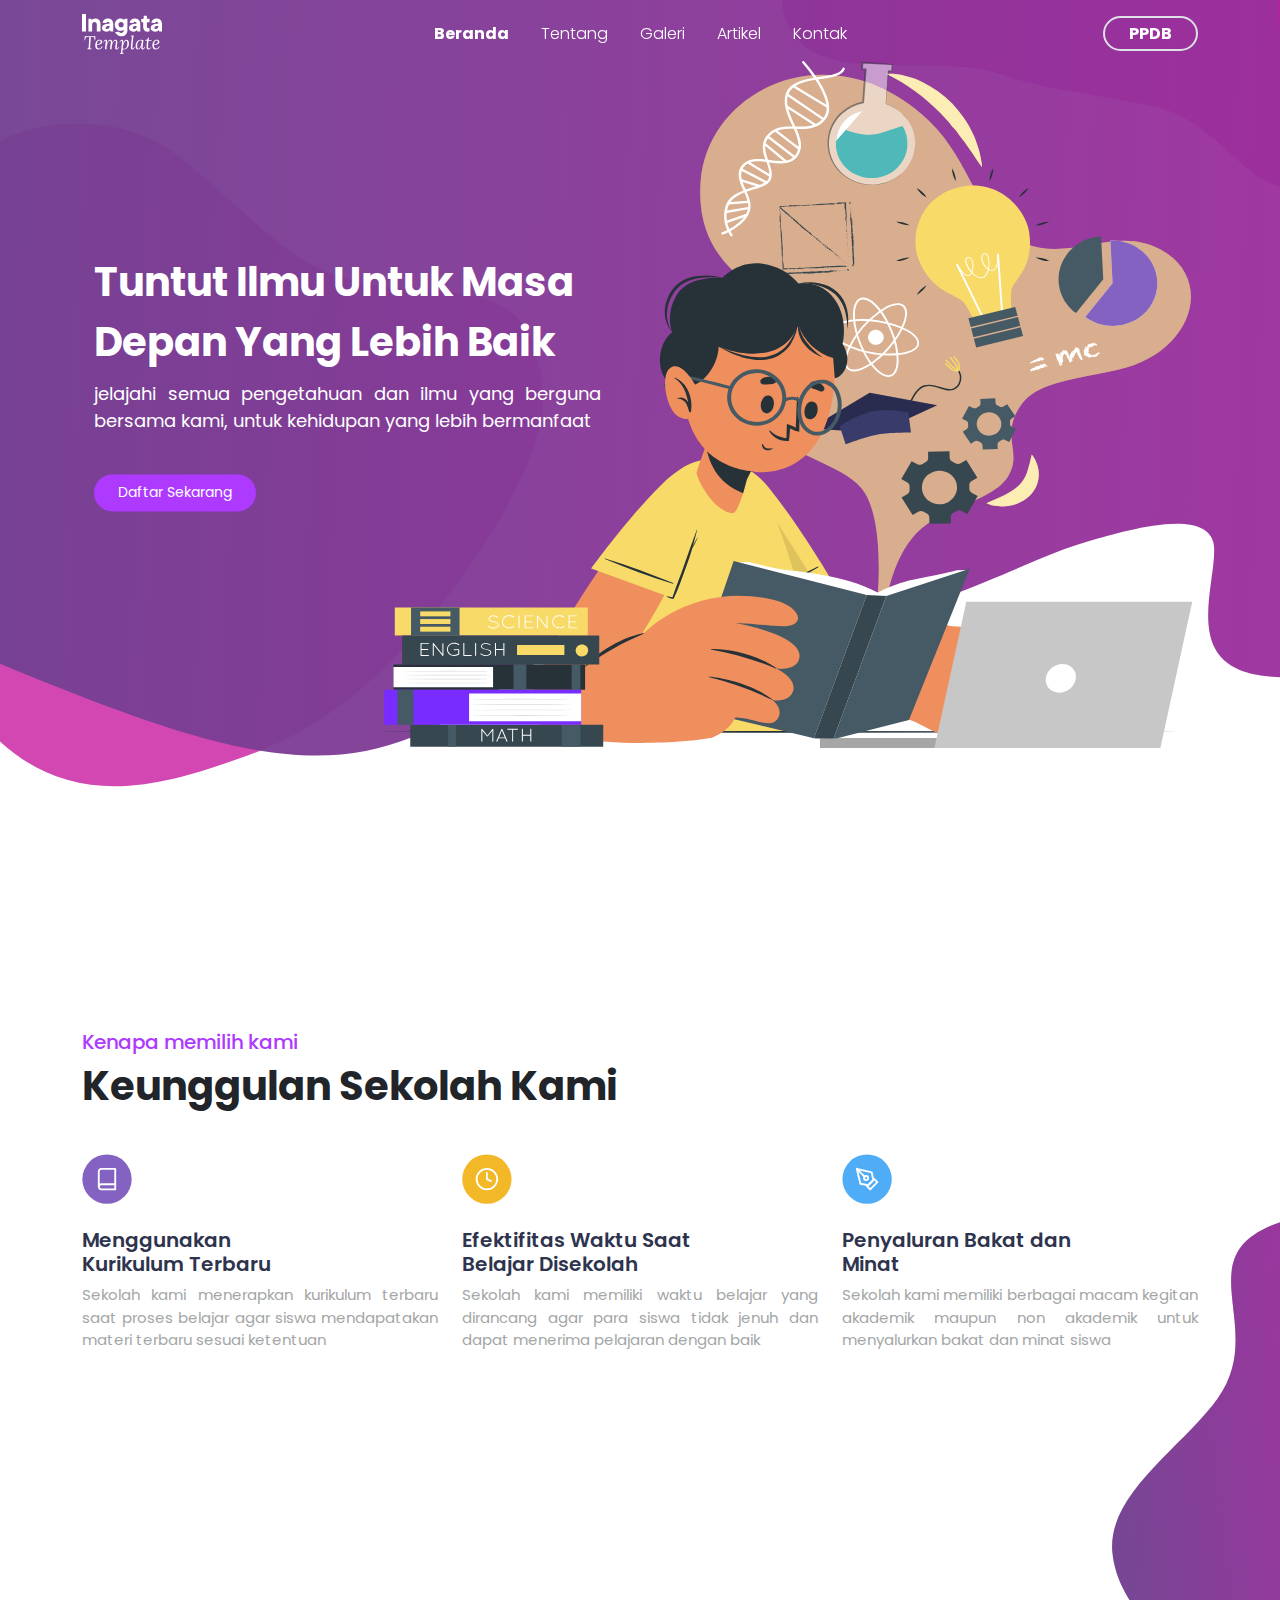
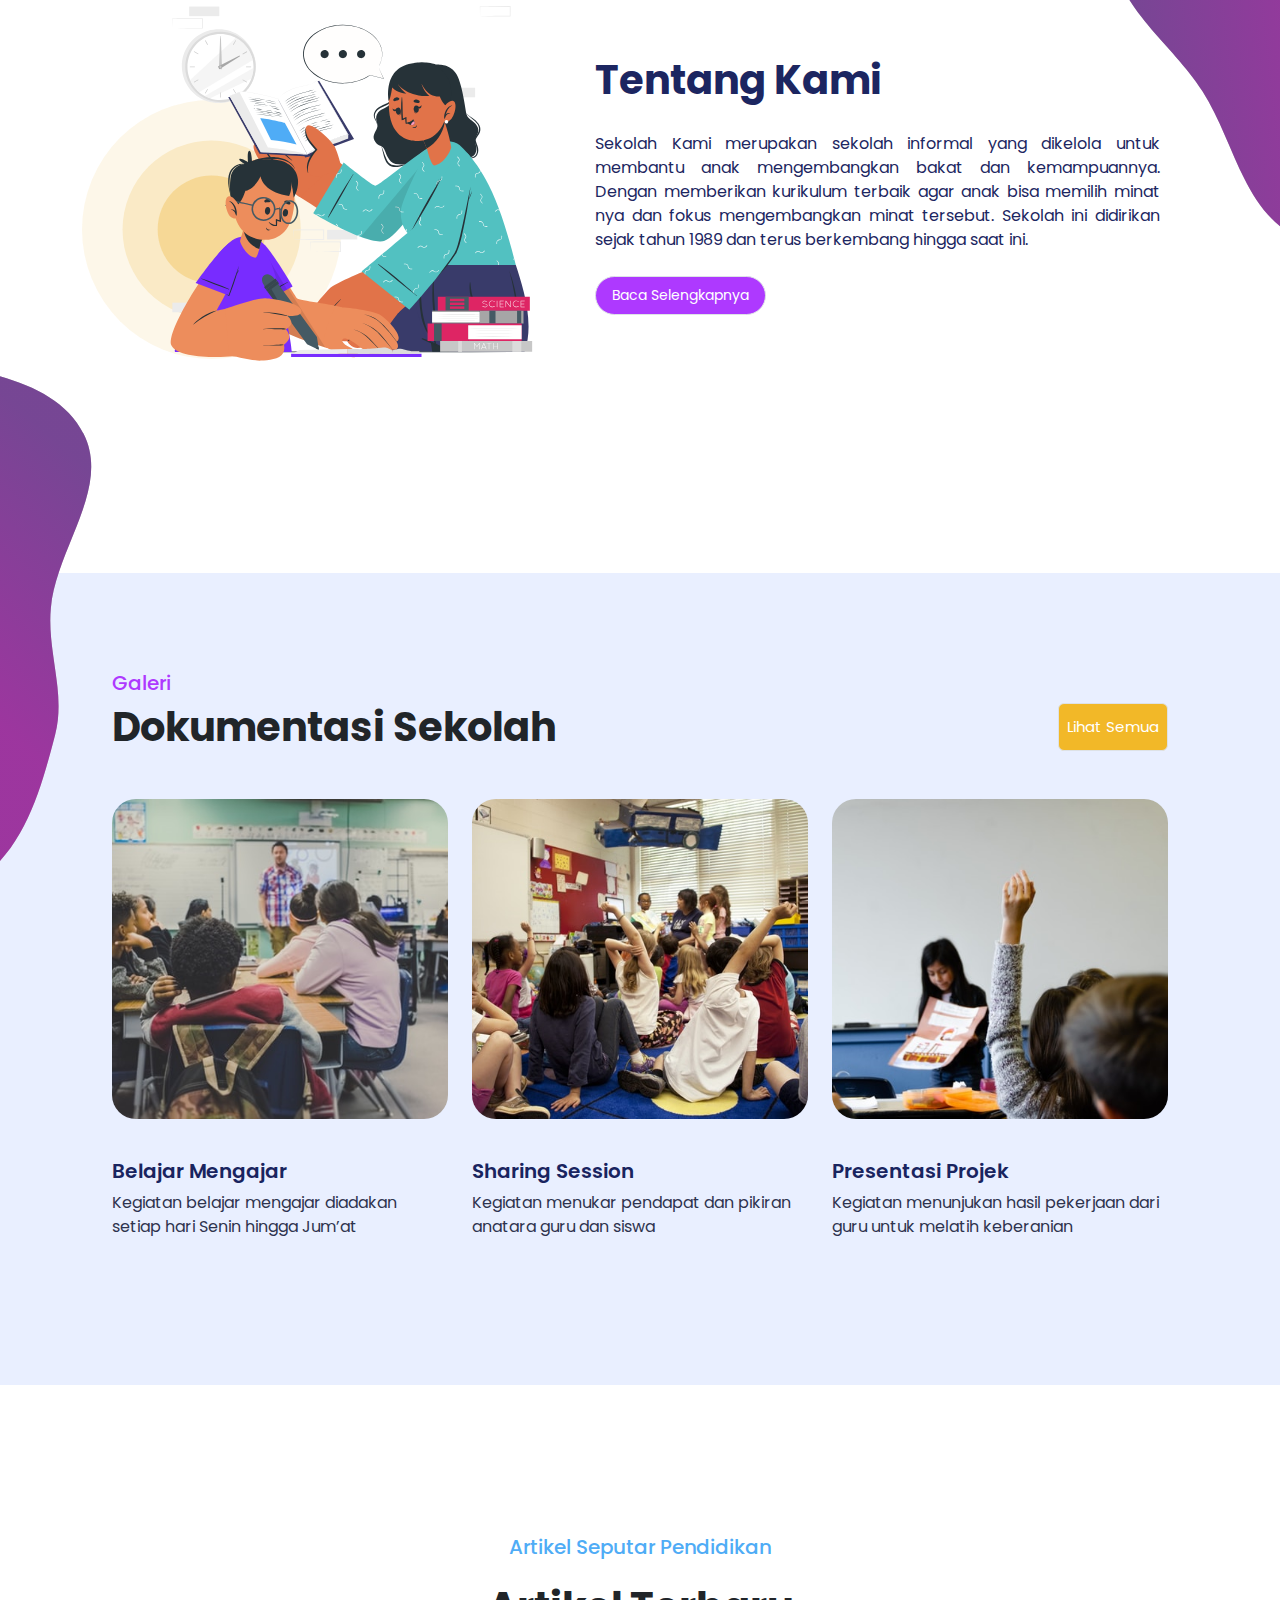
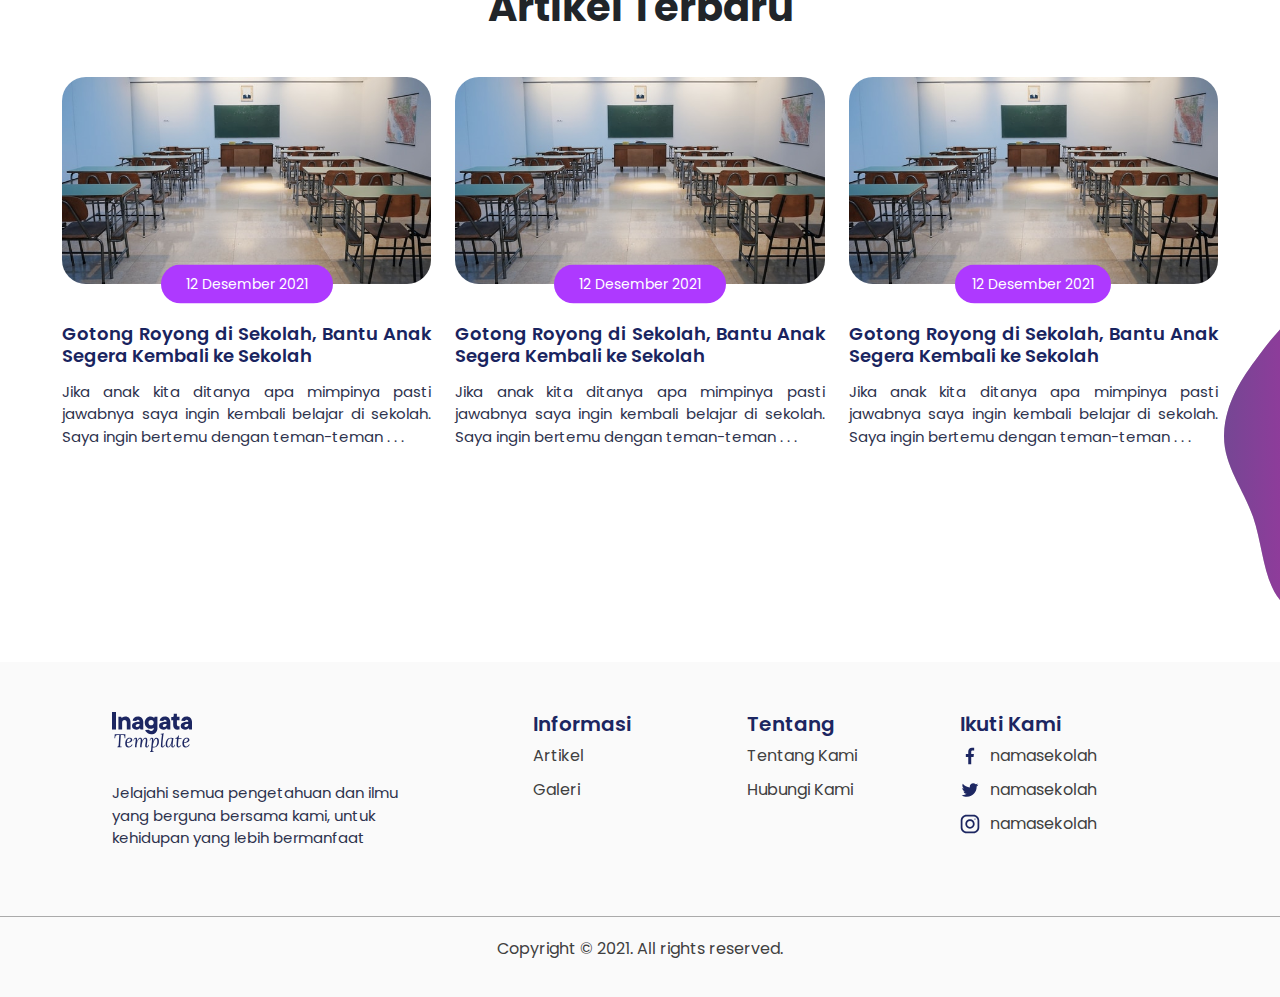
<file: index.html>
<!DOCTYPE html>
<html lang="en">

<head>
  <meta charset="UTF-8" />
  <meta name="viewport" content="width=device-width, initial-scale=1.0" />
  <title>Beranda</title>
  <link href="https://cdn.jsdelivr.net/npm/bootstrap@5.3.3/dist/css/bootstrap.min.css" rel="stylesheet"
    integrity="sha384-QWTKZyjpPEjISv5WaRU9OFeRpok6YctnYmDr5pNlyT2bRjXh0JMhjY6hW+ALEwIH" crossorigin="anonymous" />
  <link rel="stylesheet" href="assets/css/style-1.css">
</head>

<body>
  <!-- navbar -->
  <nav class="navbar navbar-expand-lg navbar-dark bg-transparent position-fixed w-100">
    <div class="container">
      <a class="navbar-brand" href="index.html">
        <img src="assets/logo/inagata.svg" alt="Logo" width="80" height="40" class="d-inline-block align-text-top">
      </a>
      <button class="navbar-toggler shadow-none border-0" type="button" data-bs-toggle="collapse"
        data-bs-target="#navbarNav" aria-controls="navbarNav" aria-expanded="false" aria-label="Toggle navigation">
        <span class="navbar-toggler-icon"></span>
      </button>
      <div class="sidebar collapse navbar-collapse" id="navbarNav">
        <ul class="navbar-nav mx-auto">
          <li class="nav-item mx-2">
            <a class="nav-link active" aria-current="page" href="index.html">Beranda</a>
          </li>
          <li class="nav-item mx-2">
            <a class="nav-link" href="tentang.html">Tentang</a>
          </li>
          <li class="nav-item mx-2">
            <a class="nav-link" href="galeri.html">Galeri</a>
          </li>
          <li class="nav-item mx-2">
            <a class="nav-link" href="artikel.html">Artikel</a>
          </li>
          <li class="nav-item mx-2">
            <a class="nav-link" href="kontak.html">Kontak</a>
          </li>
        </ul>
        <div class="button py-2 ps-0">
          <a href="#" class="text-white text-decoration-none px-4 py-1 rounded-5 border border-2 fw-bold">PPDB</a>
        </div>
      </div>
    </div>
  </nav>
  <!-- end of navbar -->

  <main>
    <!-- hero -->
    <section id="hero">
      <img src="assets/element/Vector-beranda.svg" alt="" class="wave2">
      <img src="assets/element/Vector-1.svg" alt="" class="wave1">
        <div class="container">
          <div class="row py-4">
            <div class=" col-sm-7 title-hero">
              <h1>Tuntut Ilmu Untuk Masa Depan Yang Lebih Baik</h1>
              <p>jelajahi semua pengetahuan dan ilmu yang berguna bersama kami, untuk kehidupan yang lebih bermanfaat
              </p>
              <button class="text-decoration-none py-2 px-4 rounded-5"><a href="#" class="text-white">Daftar
                  Sekarang</a></button>
            </div>
            <div class="col-sm-5 img">
              <img src="assets/element/beranda-1.svg" alt="">
            </div>
          </div>
        </div>
    </section>
    <!-- end of hero -->

    <!-- keunggulan -->
    <section id="keunggulan">
      <div class="container">
        <div class="header-keunggulan">
          <h5>Kenapa memilih kami</h5>
          <h1>Keunggulan Sekolah Kami</h1>
        </div>
        <div class="sec-keunggulan py-3">
          <div class="row">
            <div class="col-lg-4">
              <!-- card 1 -->
              <div class="card card-detail">
                <div class="card-icon">
                  <img src="assets/icon/book.svg" alt="">
                </div>
                <div class="card-script my-4">
                  <h5>Menggunakan Kurikulum Terbaru</h5>
                  <p>Sekolah kami menerapkan kurikulum terbaru saat proses belajar agar siswa mendapatakan materi
                    terbaru
                    sesuai ketentuan</p>
                </div>
              </div>
            </div>

            <div class="col-lg-4">
              <!-- card 2 -->
              <div class="card card-detail">
                <div class="card-icon">
                  <img src="assets/icon/time.svg" alt="">
                </div>
                <div class="card-script my-4">
                  <h5>Efektifitas Waktu Saat Belajar Disekolah</h5>
                  <p>Sekolah kami memiliki waktu belajar yang dirancang agar para siswa tidak jenuh dan dapat menerima
                    pelajaran dengan baik </p>
                </div>
              </div>
            </div>

            <div class="col-lg-4">
              <!-- card 3 -->
              <div class="card card-detail">
                <div class="card-icon">
                  <img src="assets/icon/pen.svg" alt="">
                </div>
                <div class="card-script my-4">
                  <h5>Penyaluran Bakat dan Minat</h5>
                  <p>Sekolah kami memiliki berbagai macam kegitan akademik maupun non akademik untuk menyalurkan bakat
                    dan
                    minat siswa</p>
                </div>
              </div>
            </div>
          </div>
        </div>
      </div>
      <img class="wave wave3 position-absolute end-0 bottom-0" src="assets/element/Vector-4.svg" alt="" />
    </section>
    <!-- end of keunggulan -->

    <!-- hero 2 -->
    <section id="hero-2">
      <div class="container">
        <div class="row">
          <div class="col-md-5 hero-left">
            <img class="image-2 img1-2" src="assets/element/beranda-2.svg" alt="" />
          </div>
          <div class="col-md-7 hero-right">
            <h1 class="pre-title">Tentang Kami</h1>
            <p>
              Sekolah Kami merupakan sekolah informal yang dikelola untuk membantu anak mengembangkan bakat dan
              kemampuannya. Dengan memberikan kurikulum terbaik agar anak bisa memilih minat nya dan fokus mengembangkan
              minat tersebut. Sekolah ini didirikan sejak tahun 1989 dan terus berkembang hingga saat ini.
            </p>

            <button class="my-2 text-decoration-none rounded-5 border border-none"><a href="tentang.html"
                class="text-white">Baca Selengkapnya</a></button>
          </div>
        </div>
      </div>
    </section>
    <!-- end of hero 2 -->

    <!-- dokumentasi beranda -->
    <section id="doc-home">
      <div class="container-fluid">
        <img class="wave wave4 position-absolute start-0 top-0" src="assets/element/Vector-5.svg" alt="" />
        <div class="doc-sekolah">
          <h5>Galeri</h5>
          <div class="title-doc">
            <div class="row">
              <div class="col-lg-8">
                <h1>Dokumentasi Sekolah</h1>
              </div>
              <div class="tombol col-lg-4">
                <strong class="btn text-decoration-none px-2 py-2 rounded-2 border border-none"><a href="galeri.html"
                    class="text-white">Lihat Semua</a></strong>
              </div>
            </div>
          </div>

          <div class="doc my-5">
            <div class="row">
              <div class="col-lg-4">
                <div class="card">
                  <img src="assets/image/beranda/belajar-mengajar.png" class="card-img-top" alt="...">
                  <div class="card-body">
                    <h5 class="card-title">Belajar Mengajar</h5>
                    <p class="card-text">Kegiatan belajar mengajar diadakan setiap hari Senin hingga Jum’at</p>
                  </div>
                </div>
              </div>
              <div class="col-lg-4">
                <div class="card">
                  <img src="assets/image/beranda/sharing-session.png" class="card-img-top" alt="...">
                  <div class="card-body">
                    <h5 class="card-title">Sharing Session</h5>
                    <p class="card-text">Kegiatan menukar pendapat dan pikiran anatara guru dan siswa</p>
                  </div>
                </div>
              </div>
              <div class="col-lg-4">
                <div class="card">
                  <img src="assets/image/beranda/presentasi-projek.png" class="card-img-top" alt="...">
                  <div class="card-body">
                    <h5 class="card-title">Presentasi Projek</h5>
                    <p class="card-text">Kegiatan menunjukan hasil pekerjaan dari guru untuk melatih keberanian</p>
                  </div>
                </div>
              </div>
            </div>
          </div>
        </div>
      </div>
    </section>
    <!-- end of dokumentasi beranda -->

    <!-- artikel beranda -->
    <section id="article-home">
      <div class="container-fluid">
        <div class="header-article">
          <h5>Artikel Seputar Pendidikan</h5>
          <h1>Artikel Terbaru</h1>
        </div>

        <div class="card-article my-3">
          <div class="row row-card">
            <div class="col-lg-4">
              <a href="readmore.html">
                <div class="card">
                  <img src="assets/image/beranda/artikel-beranda.png" class="card-img-top" alt="...">
                  <div class="card-body text-center">
                    <a href="#" class="btn rounded-5 py-2 px-4 text-white">12 Desember 2021</a>
                    <h5 class="card-title">Gotong Royong di Sekolah, Bantu Anak Segera Kembali ke Sekolah</h5>
                    <p class="card-text">Jika anak kita ditanya apa mimpinya pasti jawabnya saya ingin kembali belajar
                      di
                      sekolah. Saya ingin bertemu dengan teman-teman . . .</p>
                  </div>
                </div>
              </a>
            </div>
            <div class="col-lg-4">
              <a href="readmore.html">
                <div class="card">
                  <img src="assets/image/beranda/artikel-beranda.png" class="card-img-top" alt="...">
                  <div class="card-body text-center">
                    <a href="#" class="btn rounded-5 py-2 px-4 text-white">12 Desember 2021</a>
                    <h5 class="card-title">Gotong Royong di Sekolah, Bantu Anak Segera Kembali ke Sekolah</h5>
                    <p class="card-text">Jika anak kita ditanya apa mimpinya pasti jawabnya saya ingin kembali belajar
                      di
                      sekolah. Saya ingin bertemu dengan teman-teman . . .</p>
                  </div>
                </div>
              </a>
            </div>
            <div class="col-lg-4">
              <a href="readmore.html">
                <div class="card">
                  <img src="assets/image/beranda/artikel-beranda.png" class="card-img-top" alt="...">
                  <div class="card-body text-center">
                    <a href="#" class="btn rounded-5 py-2 px-3 text-white">12 Desember 2021</a>
                    <h5 class="card-title">Gotong Royong di Sekolah, Bantu Anak Segera Kembali ke Sekolah</h5>
                    <p class="card-text">Jika anak kita ditanya apa mimpinya pasti jawabnya saya ingin kembali belajar
                      di
                      sekolah. Saya ingin bertemu dengan teman-teman . . .</p>
                  </div>
                </div>
              </a>
            </div>
          </div>
        </div>
      </div>
      <img class="wave wave5 position-absolute end-0 bottom-0" src="assets/element/Vector-6.svg" alt="" />
    </section>
    <!-- end of artikel beranda -->
  </main>

  <!-- footer -->
  <footer>
    <div class="container">
      <div class="sec aboutus">
        <a href="index.html">
          <img src="assets/logo/inagata-2.svg" alt="logo inagata" width="80" />
        </a>
        <p>
          Jelajahi semua pengetahuan dan ilmu yang berguna bersama kami, untuk
          kehidupan yang lebih bermanfaat
        </p>
      </div>
      <div class="sec info">
        <h5>Informasi</h5>
        <ul class="ps-0">
          <li>
            <a href="artikel.html">Artikel</a>
          </li>
          <li>
            <a href="galeri.html">Galeri</a>
          </li>
        </ul>
      </div>
      <div class="sec tentang">
        <h5>Tentang</h5>
        <ul class="ps-0">
          <li>
            <a href="tentang.html">Tentang Kami</a>
          </li>
          <li>
            <a href="kontak.html">Hubungi Kami</a>
          </li>
        </ul>
      </div>
      <div class="sec follow">
        <h5>Ikuti Kami</h5>
        <ul class="ps-0">
          <li>
            <a href="">
              <img src="assets/icon/facebook.svg" alt="logo facebook">
              namasekolah
            </a>
          </li>
          <li>
            <a href="">
              <img src="assets/icon/twitter.svg" alt="logo twitter">
              namasekolah
            </a>
          </li>
          <li>
            <a href="">
              <img src="assets/icon/instagram.svg" alt="logo instagram">
              namasekolah
            </a>
          </li>
        </ul>
      </div>
    </div>
  </footer>
  <div class="copyright">
    <p>Copyright &#169; 2021. All rights reserved.</p>
  </div>
  <!-- end of footer -->

  <script src="https://cdn.jsdelivr.net/npm/bootstrap@5.3.3/dist/js/bootstrap.bundle.min.js"
    integrity="sha384-YvpcrYf0tY3lHB60NNkmXc5s9fDVZLESaAA55NDzOxhy9GkcIdslK1eN7N6jIeHz"
    crossorigin="anonymous"></script>
  <script src="assets/js/script-2.js"></script>
</body>

</html>
</file>
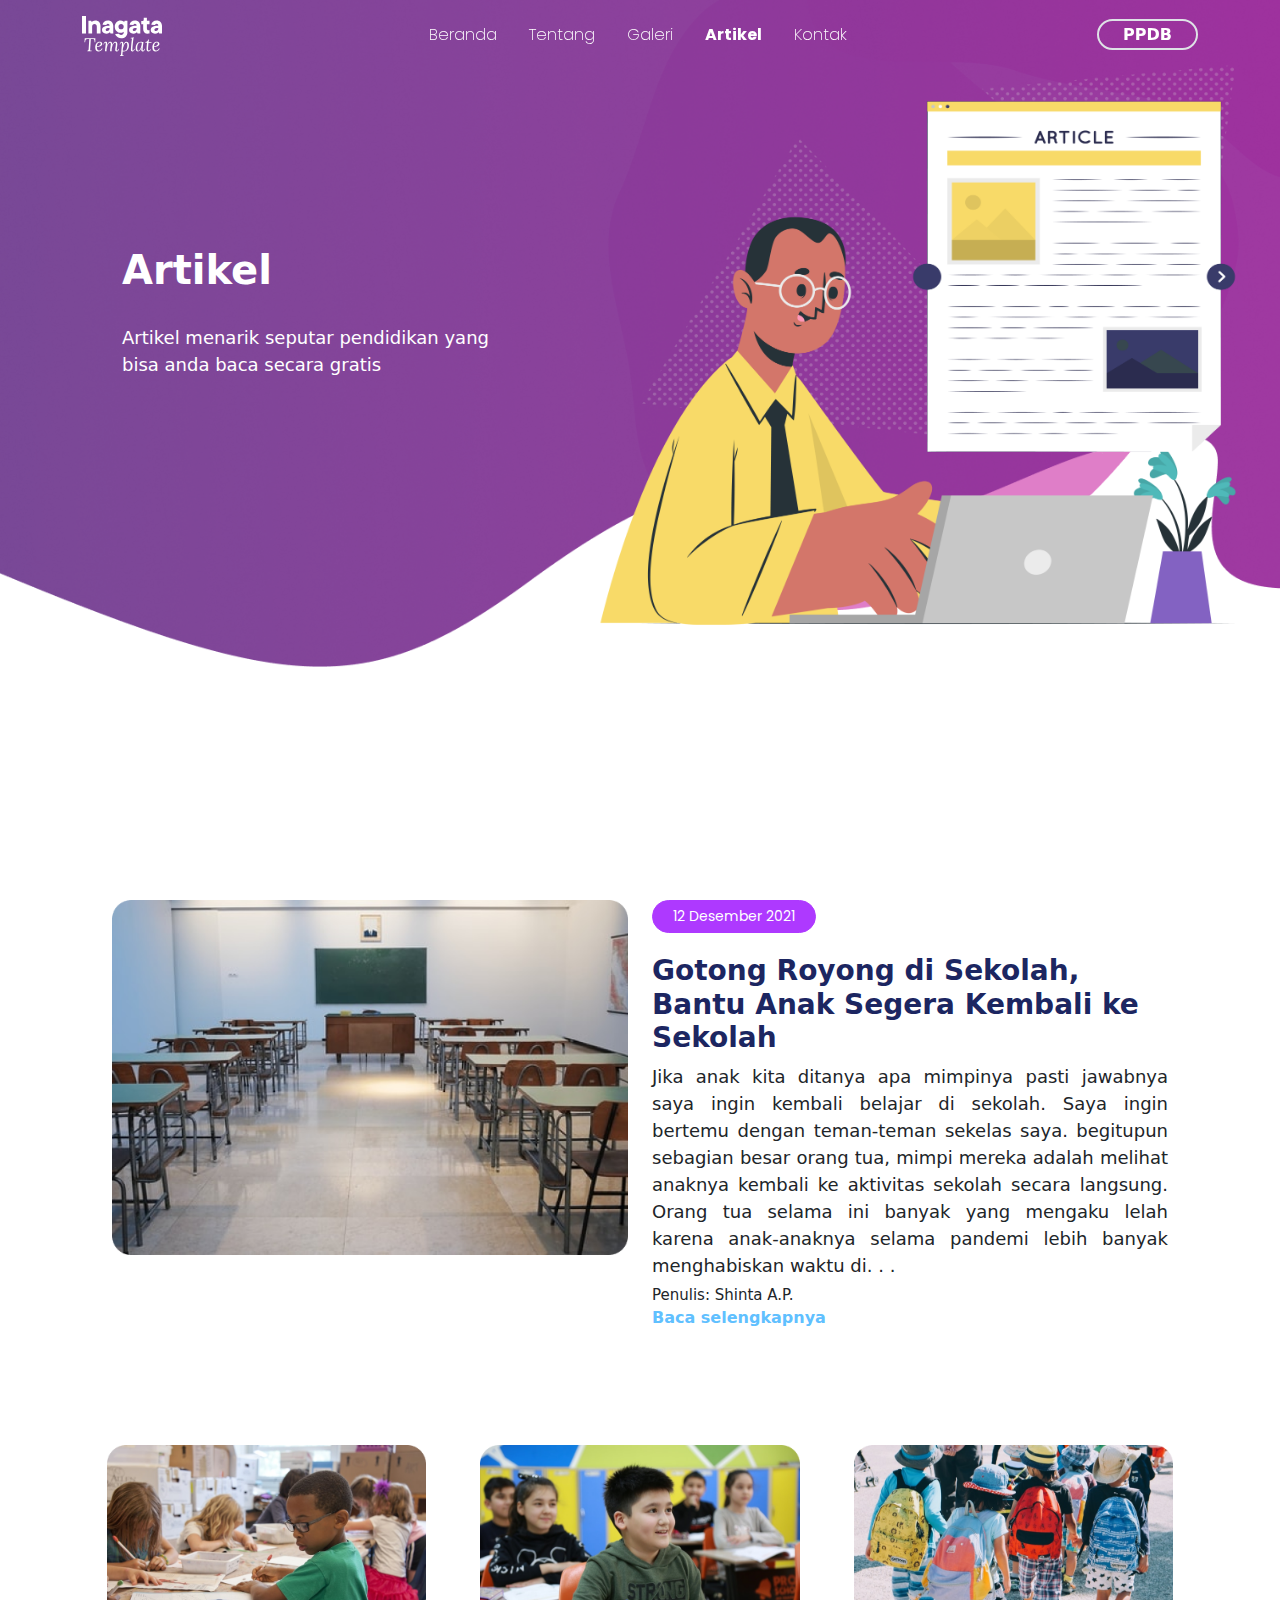
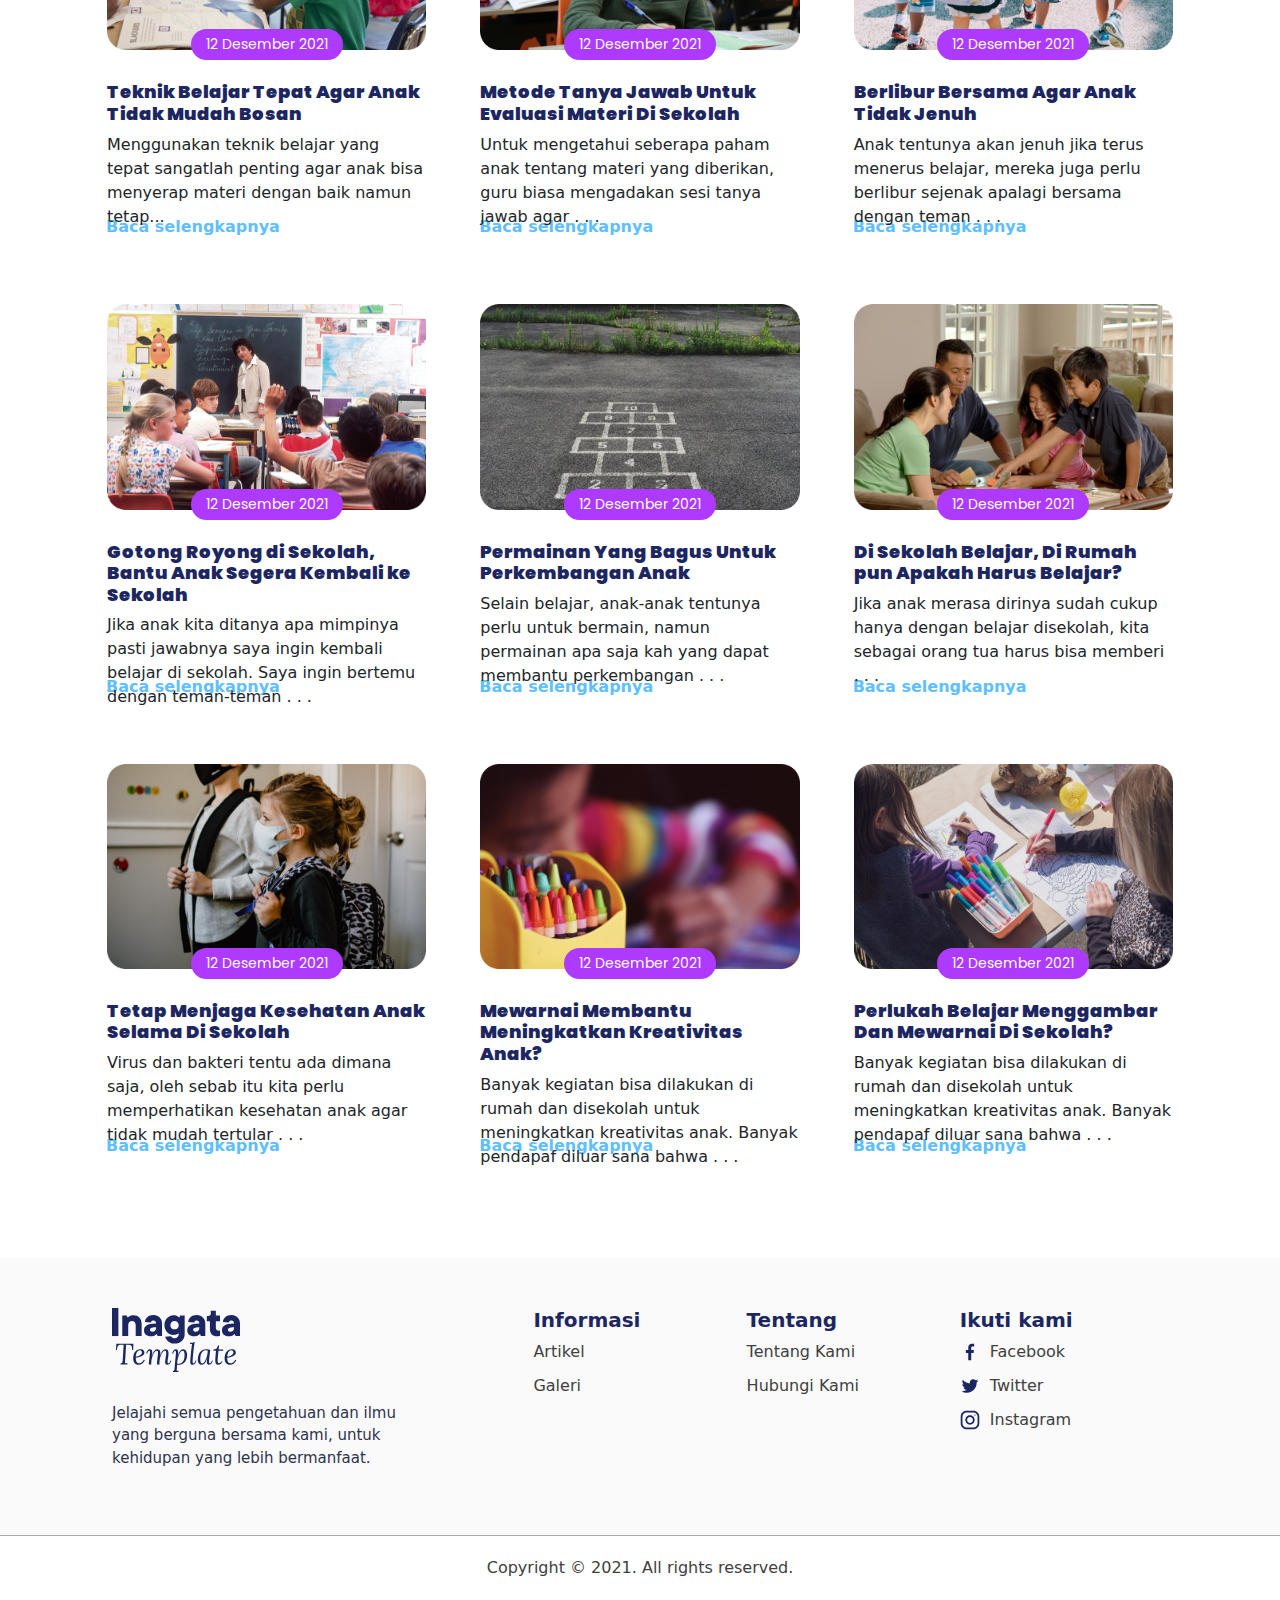
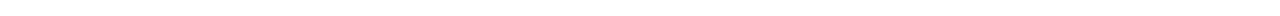
<file: artikel.html>
<!DOCTYPE html>
<html lang="en">
<head>
    <meta charset="UTF-8">
    <meta name="viewport" content="width=device-width, initial-scale=1.0">
    <title>Artikel</title>
    <link rel="stylesheet" href="assets/css/style.css">
    <link rel="stylesheet" href="assets/css/responsivebell.css">
    <link rel="icon" href="assets/img/logo.png" type="image/x-icon">
    <!-- Google Fonts -->
    <link rel="preconnect" href="https://fonts.googleapis.com">
    <link rel="preconnect" href="https://fonts.gstatic.com" crossorigin>
    <link
        href="https://fonts.googleapis.com/css2?family=M+PLUS+Rounded+1c&family=Poppins:ital,wght@0,100;0,200;0,300;0,400;0,500;0,600;0,700;0,800;0,900;1,100;1,200;1,300;1,400;1,500;1,600;1,700;1,800;1,900&display=swap"
        rel="stylesheet">
        <link href="https://cdn.jsdelivr.net/npm/bootstrap@5.3.3/dist/css/bootstrap.min.css" rel="stylesheet"
        integrity="sha384-QWTKZyjpPEjISv5WaRU9OFeRpok6YctnYmDr5pNlyT2bRjXh0JMhjY6hW+ALEwIH" crossorigin="anonymous">
    <link rel="shortcut icon" href="assets/img/logo.png" type="image/x-icon">
</head>
<body>
    <header>
    <!-- navbar -->
    <nav class="navbar navbar-expand-lg navbar-dark bg-transparent position-fixed w-100">
        <div class="container">
        <a class="navbar-brand" href="index.html">
            <img src="assets/logo/inagata.svg" alt="Logo" width="80" height="40" class="d-inline-block align-text-top">
        </a>
        <button class="navbar-toggler shadow-none border-0" type="button" data-bs-toggle="collapse"
            data-bs-target="#navbarNav" aria-controls="navbarNav" aria-expanded="false" aria-label="Toggle navigation">
            <span class="navbar-toggler-icon"></span>
        </button>
        <div class="sidebar collapse navbar-collapse" id="navbarNav">
            <ul class="navbar-nav mx-auto">
            <li class="nav-item mx-2">
                <a class="nav-link" href="index.html">Beranda</a>
            </li>
            <li class="nav-item mx-2">
                <a class="nav-link" href="tentang.html">Tentang</a>
            </li>
            <li class="nav-item mx-2">
                <a class="nav-link" href="galeri.html">Galeri</a>
            </li>
            <li class="nav-item mx-2">
                <a class="nav-link active" aria-current="page" href="artikel.html">Artikel</a>
            </li>
            <li class="nav-item mx-2">
                <a class="nav-link" href="kontak.html">Kontak</a>
            </li>
            </ul>
            <div class="button py-2 ps-0">
            <a href="#" class="text-white text-decoration-none px-4 py-1 rounded-5 border border-2 fw-bold">PPDB</a>
            </div>
        </div>
        </div>
    </nav>
    <!-- end of navbar -->
    </header>

<main>
    <!-- Background Image -->
    <div class="background-image">
        <img src="assets/image/artikel/bgvector.png" class="bgimage" alt="Background Image">
        <img src="assets/image/artikel/vector1.png" class="vector1"
        style="
        position: absolute;
        top: 0px;
        right: 0;
        width: 60%;
        max-height: 80%;
        transform: none;
        opacity: 0.7;
        z-index: -2;">
    </div>

    <!--bagian pertama-->
    <div class="content1">
        <div class="container-fluid">
            <div class="container">
                <div class="hero-text">
                    <h1>Artikel</h1>
                    <p>Artikel menarik seputar pendidikan yang bisa anda baca secara gratis</p>
                </div>
                <img src="assets/image/artikel/cuate.png" class="kartun1">
            </div>
        </div>
    </div>

    <!-- gotong royong di sekolah -->
     <div class="content2">
        <div class="container-fluid">
            <div class="row">
                <div class="col-6">
                    <div class="image">
                        <img src="assets/image/artikel/kelas.png" alt="Ruang Kelas">
                    </div>
                </div>
                <div class="col-6">
                    <p class="tanggal">12 Desember 2021</p>
                    <h3>Gotong Royong di Sekolah, Bantu Anak Segera Kembali ke Sekolah</h3>
                    <p class="text">Jika anak kita ditanya apa mimpinya pasti jawabnya saya ingin kembali belajar di sekolah.
                        Saya ingin bertemu dengan teman-teman sekelas saya. begitupun sebagian besar orang tua,
                        mimpi mereka adalah melihat anaknya kembali ke aktivitas sekolah secara langsung.
                        Orang tua selama ini banyak yang mengaku lelah karena anak-anaknya selama pandemi lebih
                        banyak menghabiskan waktu di. . . </p>
                    <p class="penulis">Penulis: Shinta A.P.</p>
                    <a href="readmore.html" class="readmore">Baca selengkapnya</a>
                </div>
            </div>
        </div>
     </div>

     <!-- artikel2 -->
      <div class="content14">
        <div class="container-fluid">
            <div class="gambar3">
                <div class="row">
                    <div class="col-md-4">
                        <div class="card">
                            <img src="assets/image/artikel/teknik belajar.png" class="card-img-top" alt="belajar">
                            <div class="card-body">
                                <p class="tanggal-card">12 Desember 2021</p>
                                <h4>Teknik Belajar Tepat Agar Anak Tidak Mudah Bosan</h4>
                                <p class="text">Menggunakan teknik belajar yang tepat sangatlah penting agar anak bisa menyerap
                                    materi dengan baik namun tetap...</p>
                            </div>
                        </div>
                        <a href="" class="readmore">Baca selengkapnya</a>
                    </div>
                    <div class="col-md-4">
                        <div class="card">
                            <img src="assets/image/artikel/tanya jawab.png" class="card-img-top" alt="belajar">
                            <div class="card-body">
                                <p class="tanggal-card">12 Desember 2021</p>
                                <h4>Metode Tanya Jawab Untuk Evaluasi Materi Di Sekolah</h4>
                                <p class="text">Untuk mengetahui seberapa paham anak tentang materi yang diberikan,
                                    guru biasa mengadakan sesi tanya jawab agar . . .</p>
                            </div>
                        </div>
                        <a href="" class="readmore">Baca selengkapnya</a>
                    </div>
                    <div class="col-md-4">
                        <div class="card">
                            <img src="assets/image/artikel/berlibur.png" class="card-img-top" alt="belajar">
                            <div class="card-body">
                                <p class="tanggal-card">12 Desember 2021</p>
                                <h4>Berlibur Bersama Agar Anak Tidak Jenuh </h4>
                                <p class="text">Anak tentunya akan jenuh jika terus menerus belajar, mereka juga perlu
                                    berlibur sejenak apalagi bersama dengan teman . . .</p>
                            </div>
                        </div>
                        <a href="" class="readmore">Baca selengkapnya</a>
                    </div>
                </div>
                <div class="row">
                    <div class="col-md-4">
                        <div class="card">
                            <img src="assets/image/artikel/gotong royong.png" class="card-img-top" alt="belajar">
                            <div class="card-body">
                                <p class="tanggal-card">12 Desember 2021</p>
                                <h4>Gotong Royong di Sekolah, Bantu Anak Segera Kembali ke Sekolah</h4>
                                <p class="text">Jika anak kita ditanya apa mimpinya pasti jawabnya saya ingin kembali belajar
                                    di sekolah. Saya ingin bertemu dengan teman-teman . . .</p>
                            </div>
                        </div>
                        <a href="readmore.html" class="readmore1">Baca selengkapnya</a>
                    </div>
                    <div class="col-md-4">
                        <div class="card">
                            <img src="assets/image/artikel/permainan.png" class="card-img-top" alt="belajar">
                            <div class="card-body">
                                <p class="tanggal-card">12 Desember 2021</p>
                                <h4>Permainan Yang Bagus Untuk Perkembangan Anak</h4>
                                <p class="text">Selain belajar, anak-anak tentunya perlu untuk bermain, namun permainan apa saja
                                    kah yang dapat membantu perkembangan . . .</p>
                            </div>
                        </div>
                        <a href="" class="readmore">Baca selengkapnya</a>
                    </div>
                    <div class="col-md-4">
                        <div class="card">
                            <img src="assets/image/artikel/belajar di rumah.png" class="card-img-top" alt="belajar">
                            <div class="card-body">
                                <p class="tanggal-card">12 Desember 2021</p>
                                <h4>Di Sekolah Belajar, Di Rumah pun Apakah Harus Belajar?</h4>
                                <p class="text">Jika anak merasa dirinya sudah cukup hanya dengan belajar disekolah, kita sebagai orang
                                    tua harus bisa memberi . . .</p>
                            </div>
                        </div>
                        <a href="" class="readmore">Baca selengkapnya</a>
                    </div>
                </div>
                <div class="row">
                    <div class="col-md-4">
                        <div class="card">
                            <img src="assets/image/artikel/jaga kesehatan.png" class="card-img-top" alt="belajar">
                            <div class="card-body">
                                <p class="tanggal-card">12 Desember 2021</p>
                                <h4>Tetap Menjaga Kesehatan Anak Selama Di Sekolah</h4>
                                <p class="text">Virus dan bakteri tentu ada dimana saja, oleh sebab itu kita perlu memperhatikan 
                                    kesehatan anak agar tidak mudah tertular . . .</p>
                            </div>
                        </div>
                        <a href="" class="readmore">Baca selengkapnya</a>
                    </div>
                    <div class="col-md-4">
                        <div class="card">
                            <img src="assets/image/artikel/warna.png" class="card-img-top" alt="belajar">
                            <div class="card-body">
                                <p class="tanggal-card">12 Desember 2021</p>
                                <h4>Mewarnai Membantu Meningkatkan Kreativitas Anak?</h4>
                                <p class="text">Banyak kegiatan bisa dilakukan di rumah dan disekolah untuk meningkatkan kreativitas
                                    anak. Banyak pendapaf diluar sana bahwa  . . .</p>
                            </div>
                        </div>
                        <a href="" class="readmore1">Baca selengkapnya</a>
                    </div>
                    <div class="col-md-4">
                        <div class="card">
                            <img src="assets/image/artikel/menggambar.png" class="card-img-top" alt="belajar">
                            <div class="card-body">
                                <p class="tanggal-card">12 Desember 2021</p>
                                <h4>Perlukah Belajar Menggambar Dan Mewarnai Di Sekolah?</h4>
                                <p class="text">Banyak kegiatan bisa dilakukan di rumah dan disekolah untuk meningkatkan kreativitas
                                    anak. Banyak pendapaf diluar sana bahwa . . .</p>
                            </div>
                        </div>
                        <a href="" class="readmore1">Baca selengkapnya</a>
                    </div>
                </div>
            </div>
      </div>
</main>

<!-- Footer -->
<footer>
    <div class="container" data-aos="fade-up" data-aos-anchor-placement="top-bottom" data-aos-duration="1000">
        <div class="sec aboutus">
            <a href="index.html">
                <img src="assets/logo/inagata-2.svg" alt="logo inagata" />
            </a>
            <p>
                Jelajahi semua pengetahuan dan ilmu yang berguna bersama kami, untuk kehidupan yang lebih
                bermanfaat.
            </p>
        </div>
        <div class="sec info">
            <h5>Informasi</h5>
            <ul>
                <li><a href="artikel.html">Artikel</a></li>
                <li><a href="#">Galeri</a></li>
            </ul>
        </div>
        <div class="sec tentang">
            <h5>Tentang</h5>
            <ul>
                <li><a href="tentang.html">Tentang Kami</a></li>
                <li><a href="kontak.html">Hubungi Kami</a></li>
            </ul>
        </div>
        <div class="sec kantor">
            <h5>Ikuti kami</h5>
            <ul>
                <li><a href="#"><img src="assets/icon/facebook.svg" alt="Facebook"> Facebook</a></li>
                <li><a href="#"><img src="assets/icon/twitter.svg" alt="Twitter"> Twitter</a></li>
                <li><a href="#"><img src="assets/icon/instagram.svg" alt="Instagram"> Instagram</a></li>
            </ul>
        </div>
    </div>
</footer>
<div class="copyright">
    <p>Copyright © 2021. All rights reserved.</p>
</div>
</div>
<!-- Footer End -->

<script src="https://cdn.jsdelivr.net/npm/bootstrap@5.3.3/dist/js/bootstrap.bundle.min.js"
 integrity="sha384-YvpcrYf0tY3lHB60NNkmXc5s9fDVZLESaAA55NDzOxhy9GkcIdslK1eN7N6jIeHz"
 crossorigin="anonymous"></script>

<script src="assets/js/scripts.js"></script>
</body>
</html>
</file>
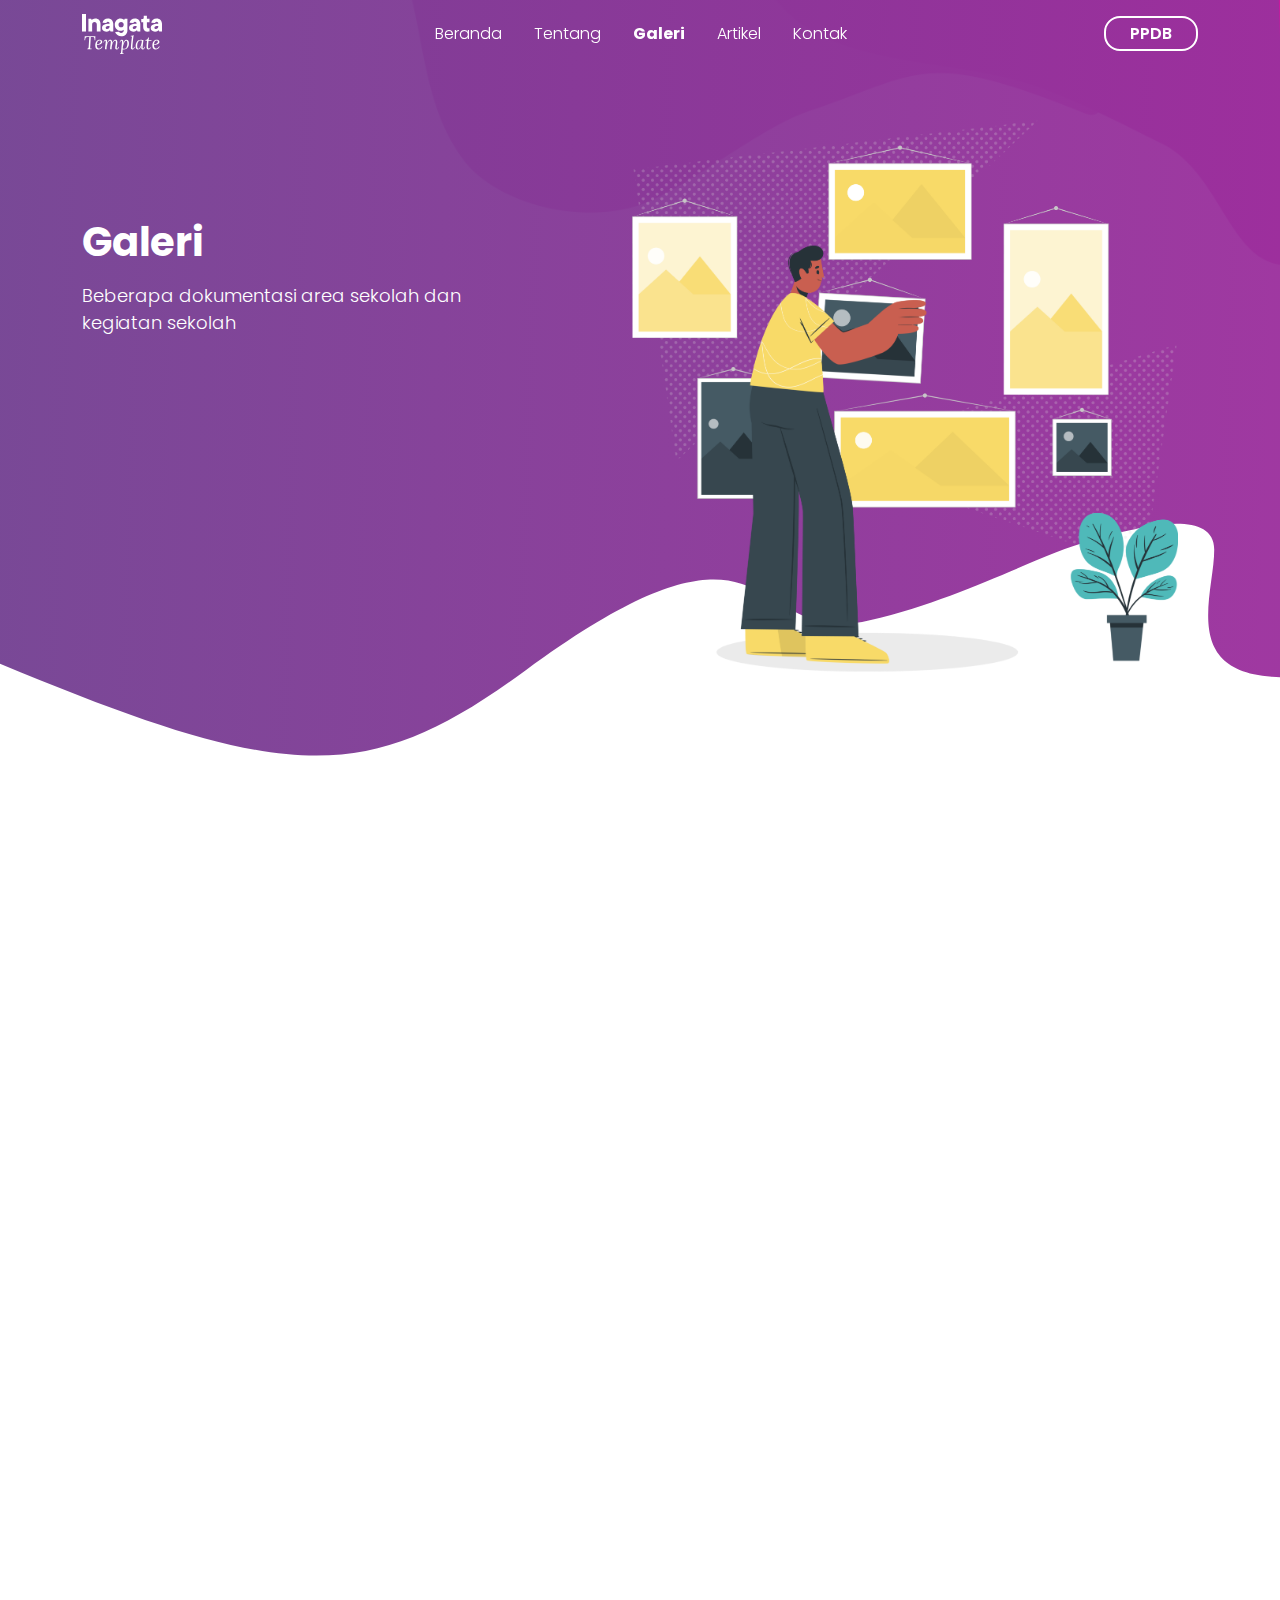
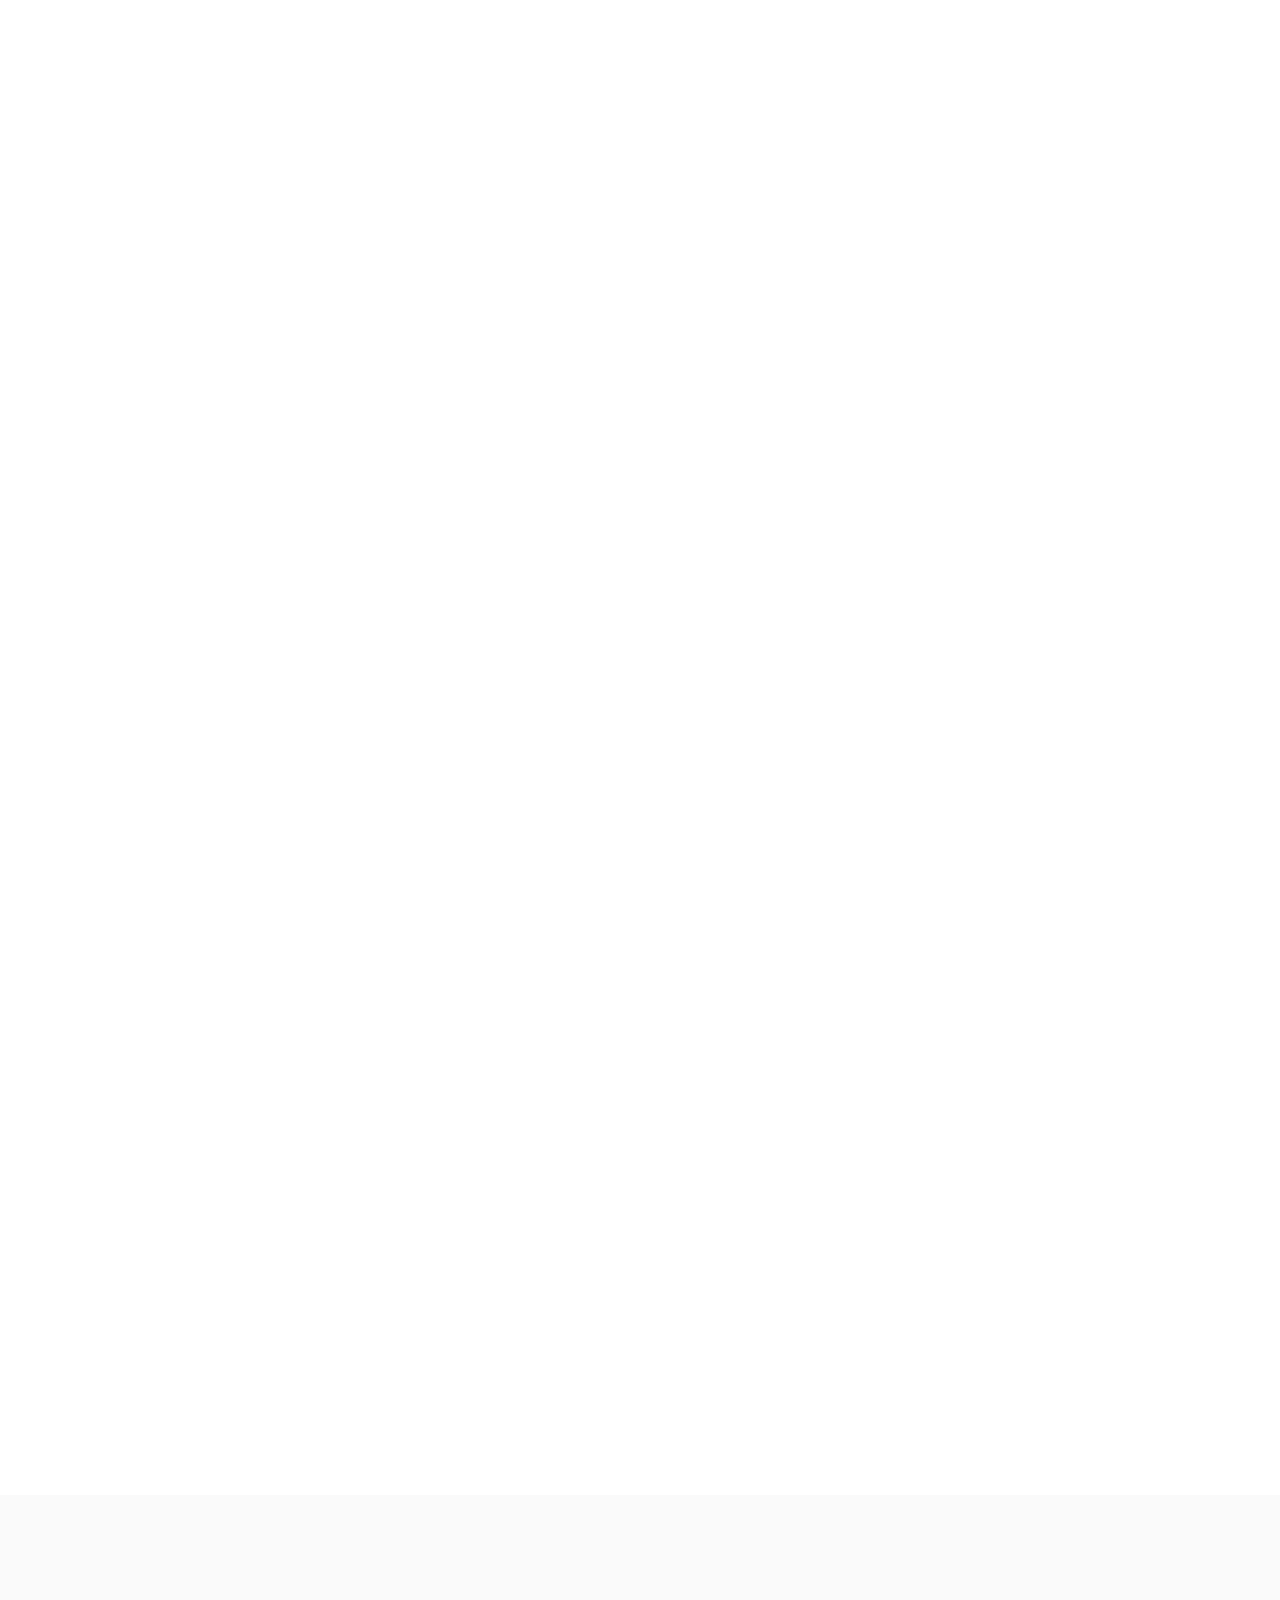
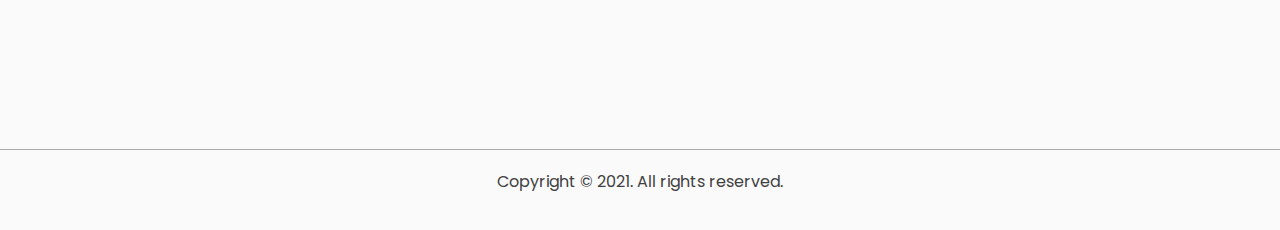
<file: galeri.html>
<!doctype html>
<html lang="en">

<head>
    <meta charset="utf-8">
    <meta name="viewport" content="width=device-width, initial-scale=1">
    <title>galeri</title>
    <!-- Bootstrap -->
    <link href="https://cdn.jsdelivr.net/npm/bootstrap@5.3.3/dist/css/bootstrap.min.css" rel="stylesheet"
        integrity="sha384-QWTKZyjpPEjISv5WaRU9OFeRpok6YctnYmDr5pNlyT2bRjXh0JMhjY6hW+ALEwIH" crossorigin="anonymous">
    <!-- Google Fonts -->
    <link rel="preconnect" href="https://fonts.googleapis.com">
    <link rel="preconnect" href="https://fonts.gstatic.com" crossorigin>
    <link
        href="https://fonts.googleapis.com/css2?family=M+PLUS+Rounded+1c&family=Poppins:ital,wght@0,100;0,200;0,300;0,400;0,500;0,600;0,700;0,800;0,900;1,100;1,200;1,300;1,400;1,500;1,600;1,700;1,800;1,900&display=swap"
        rel="stylesheet">
    <!-- AOS -->
    <link rel="stylesheet" href="https://unpkg.com/aos@next/dist/aos.css" />
    <link rel="stylesheet" href="assets/css/style-3.css">
    <link rel="stylesheet" href="assets/css/responsive.css">
</head>

<body>
    <!-- Navbar -->
    <nav class="navbar navbar-expand-lg navbar-dark bg-transparent position-fixed w-100">
        <div class="container">
            <a class="navbar-brand" href="index.html">
                <img src="assets/logo/inagata.svg" alt="Logo" width="80" height="40"
                    class="d-inline-block align-text-top">
            </a>
            <button class="navbar-toggler shadow-none border-0" type="button" data-bs-toggle="collapse"
                data-bs-target="#navbarNav" aria-controls="navbarNav" aria-expanded="false"
                aria-label="Toggle navigation">
                <span class="navbar-toggler-icon"></span>
            </button>
            <div class="collapse navbar-collapse" id="navbarNav">
                <ul class="navbar-nav mx-auto">
                    <li class="nav-item mx-2">
                        <a class="nav-link" href="index.html">Beranda</a>
                    </li>
                    <li class="nav-item mx-2">
                        <a class="nav-link" href="tentang.html">Tentang</a>
                    </li>
                    <li class="nav-item mx-2">
                        <a class="nav-link active" aria-current="page" href="galeri.html">Galeri</a>
                    </li>
                    <li class="nav-item mx-2">
                        <a class="nav-link" href="artikel.html">Artikel</a>
                    </li>
                    <li class="nav-item mx-2">
                        <a class="nav-link" href="kontak.html">Kontak</a>
                    </li>
                </ul>
                <div class="py-2">
                    <a href="#" class="button-primary">PPDB</a>
                </div>
            </div>
        </div>
    </nav>
    <!-- Navbar End-->

    <!-- Hero -->
    <section class="hero">
        <img src="assets/element/Vector-1.svg" alt="" class="hero-bg">
        <img src="assets/image/galeri/layer2-galery.png" alt="" class="icon-galeri1">
        <div class="container">
            <div class="row">
                <div class="hero-tagline col-md-6">
                    <h1>Galeri</h1>
                    <p>Beberapa dokumentasi area sekolah dan kegiatan sekolah</p>
                </div>
                <div class="col-md-6">
                    <img src="assets/image/galeri/cuate.png" alt="" class="icon-galeri2">
                </div>
            </div>
        </div>
    </section>
    <!-- Hero End-->

    <!-- Galeri -->
    <section class="galeri">
        <div class="container" data-aos="fade-up" data-aos-duration="1000">
            <div class="row">
                <span class="sub-judul text-center">Galeri</span>
                <h2 class="judul text-center">Dokumentasi Sekolah</h2>
                <div class="col-lg-4 col-md-6">
                    <div class="card-galeri">
                        <img src="assets/image/galeri/ruang_kelas.png" alt="">
                        <div class="card-body">
                            <h3>Ruang Kelas</h3>
                            <p>Ruangan yang digunakan untuk proses belajar mengajar</p>
                        </div>
                    </div>
                </div>
                <div class="col-lg-4 col-md-6">
                    <div class="card-galeri">
                        <img src="assets/image/galeri/halaman_sekolah.png" alt="">
                        <div class="card-body">
                            <h3>Halaman Sekolah</h3>
                            <p>Halaman tempat siswa dapat bermain dan berkumpul</p>
                        </div>
                    </div>
                </div>
                <div class="col-lg-4 col-md-6">
                    <div class="card-galeri">
                        <img src="assets/image/galeri/lorong-sekolah.png" alt="">
                        <div class="card-body">
                            <h3>Lorong Sekolah</h3>
                            <p>Lorong sekolah sebagai jalan penghubung antar kelas</p>
                        </div>
                    </div>
                </div>
                <div class="col-lg-4 col-md-6">
                    <div class="card-galeri">
                        <img src="assets/image/galeri/belajar_mengajar.png" alt="">
                        <div class="card-body">
                            <h3>Belajar Mengajar</h3>
                            <p>Kegiatan belajar mengajar yang dilakukan di dalam kelas</p>
                        </div>
                    </div>
                </div>
                <div class="col-lg-4 col-md-6">
                    <div class="card-galeri">
                        <img src="assets/image/galeri/kelas_bahasa_inggris.png" alt="">
                        <div class="card-body">
                            <h3>Kelas Bahasa Inggris</h3>
                            <p>Kelas bahasa inggris agar siswa bisa lebih fasih berbahasa inggris</p>
                        </div>
                    </div>
                </div>
                <div class="col-lg-4 col-md-6">
                    <div class="card-galeri">
                        <img src="assets/image/galeri/karya-murid.png" alt="">
                        <div class="card-body">
                            <h3>Karya Murid</h3>
                            <p>Hasil karya murid dari kelas prakarya yang dikerjakan secara individu dan kelompok</p>
                        </div>
                    </div>
                </div>
                <div class="col-lg-4 col-md-6">
                    <div class="card-galeri">
                        <img src="assets/image/galeri/lomba_tarik_tambang.png" alt="">
                        <div class="card-body">
                            <h3>Lomba Tarik Tambang</h3>
                            <p>Kegiatan lomba tarik tambang yang diadakan diacara sekolahi</p>
                        </div>
                    </div>
                </div>
                <div class="col-lg-4 col-md-6">
                    <div class="card-galeri">
                        <img src="assets/image/galeri/pameran_teknologi.png" alt="">
                        <div class="card-body">
                            <h3>Pameran Teknologi</h3>
                            <p>Pameran alat alat dengan teknologi terbaru agar siswa bisa mengamati</p>
                        </div>
                    </div>
                </div>
                <div class="col-lg-4 col-md-6">
                    <div class="card-galeri">
                        <img src="assets/image/galeri/kelas_menggambar.png" alt="">
                        <div class="card-body">
                            <h3>Kelas Menggambar</h3>
                            <p>Kelas agar siswa bisa mengembangkan kemampuan non akademik</p>
                        </div>
                    </div>
                </div>
                <div class="col-lg-4 col-md-6">
                    <div class="card-galeri">
                        <img src="assets/image/galeri/tugas_kelompok.png" alt="">
                        <div class="card-body">
                            <h3>Tugas Kelompok</h3>
                            <p>Selain tugas individu, kami juga memberikan tugas kelompok</p>
                        </div>
                    </div>
                </div>
                <div class="col-lg-4 col-md-6">
                    <div class="card-galeri">
                        <img src="assets/image/galeri/belajar_dan_bermain.png" alt="">
                        <div class="card-body">
                            <h3>Belajar dan Bermain</h3>
                            <p>Agar siswa tidak jenuh, kami menerapkan metode belajar dan bermain</p>
                        </div>
                    </div>
                </div>
                <div class="col-lg-4 col-md-6">
                    <div class="card-galeri">
                        <img src="assets/image/galeri/tamasya_sekolah.png" alt="">
                        <div class="card-body">
                            <h3>Tamasya Sekolah</h3>
                            <p>Tamasya bersama agar siswa lebih akrab dan tidak jenuh</p>
                        </div>
                    </div>
                </div>
            </div>
        </div>
    </section>
    <!-- Galeri End-->

    <!-- Footer -->
    <footer>
        <div class="container" data-aos="fade-up" data-aos-anchor-placement="top-bottom" data-aos-duration="1000">
            <div class="sec aboutus">
                <a href="index.html">
                    <img src="assets/logo/inagata-2.svg" alt="logo inagata" width="80" />
                </a>
                <p class="text-justify">
                    Jelajahi semua pengetahuan dan ilmu yang berguna bersama kami, untuk kehidupan yang lebih
                    bermanfaat.
                </p>
            </div>
            <div class="sec info">
                <h5>Informasi</h5>
                <ul>
                    <li><a href="artikel.html">Artikel</a></li>
                    <li><a href="#">Galeri</a></li>
                </ul>
            </div>
            <div class="sec tentang">
                <h5>Tentang</h5>
                <ul>
                    <li><a href="tentang.html">Tentang Kami</a></li>
                    <li><a href="kontak.html">Hubungi Kami</a></li>
                </ul>
            </div>
            <div class="sec kantor">
                <h5>Ikuti kami</h5>
                <ul>
                    <li><a href="#"><img src="assets/icon/facebook.svg" alt="Facebook"> namasekolah </a></li>
                    <li><a href="#"><img src="assets/icon/twitter.svg" alt="Twitter"> namasekolah </a></li>
                    <li><a href="#"><img src="assets/icon/instagram.svg" alt="Instagram"> namasekolah </a></li>
                </ul>
            </div>
        </div>
    </footer>
    <div class="copyright">
        <p>Copyright © 2021. All rights reserved.</p>
    </div>
    </div>
    <!-- Footer End -->

    <script src="https://cdn.jsdelivr.net/npm/bootstrap@5.3.3/dist/js/bootstrap.bundle.min.js"
        integrity="sha384-YvpcrYf0tY3lHB60NNkmXc5s9fDVZLESaAA55NDzOxhy9GkcIdslK1eN7N6jIeHz"
        crossorigin="anonymous"></script>
    <script src="https://unpkg.com/aos@next/dist/aos.js"></script>
    <script>
        AOS.init();
    </script>
    <script src="assets/js/script.js"></script>
</body>

</html>
</file>
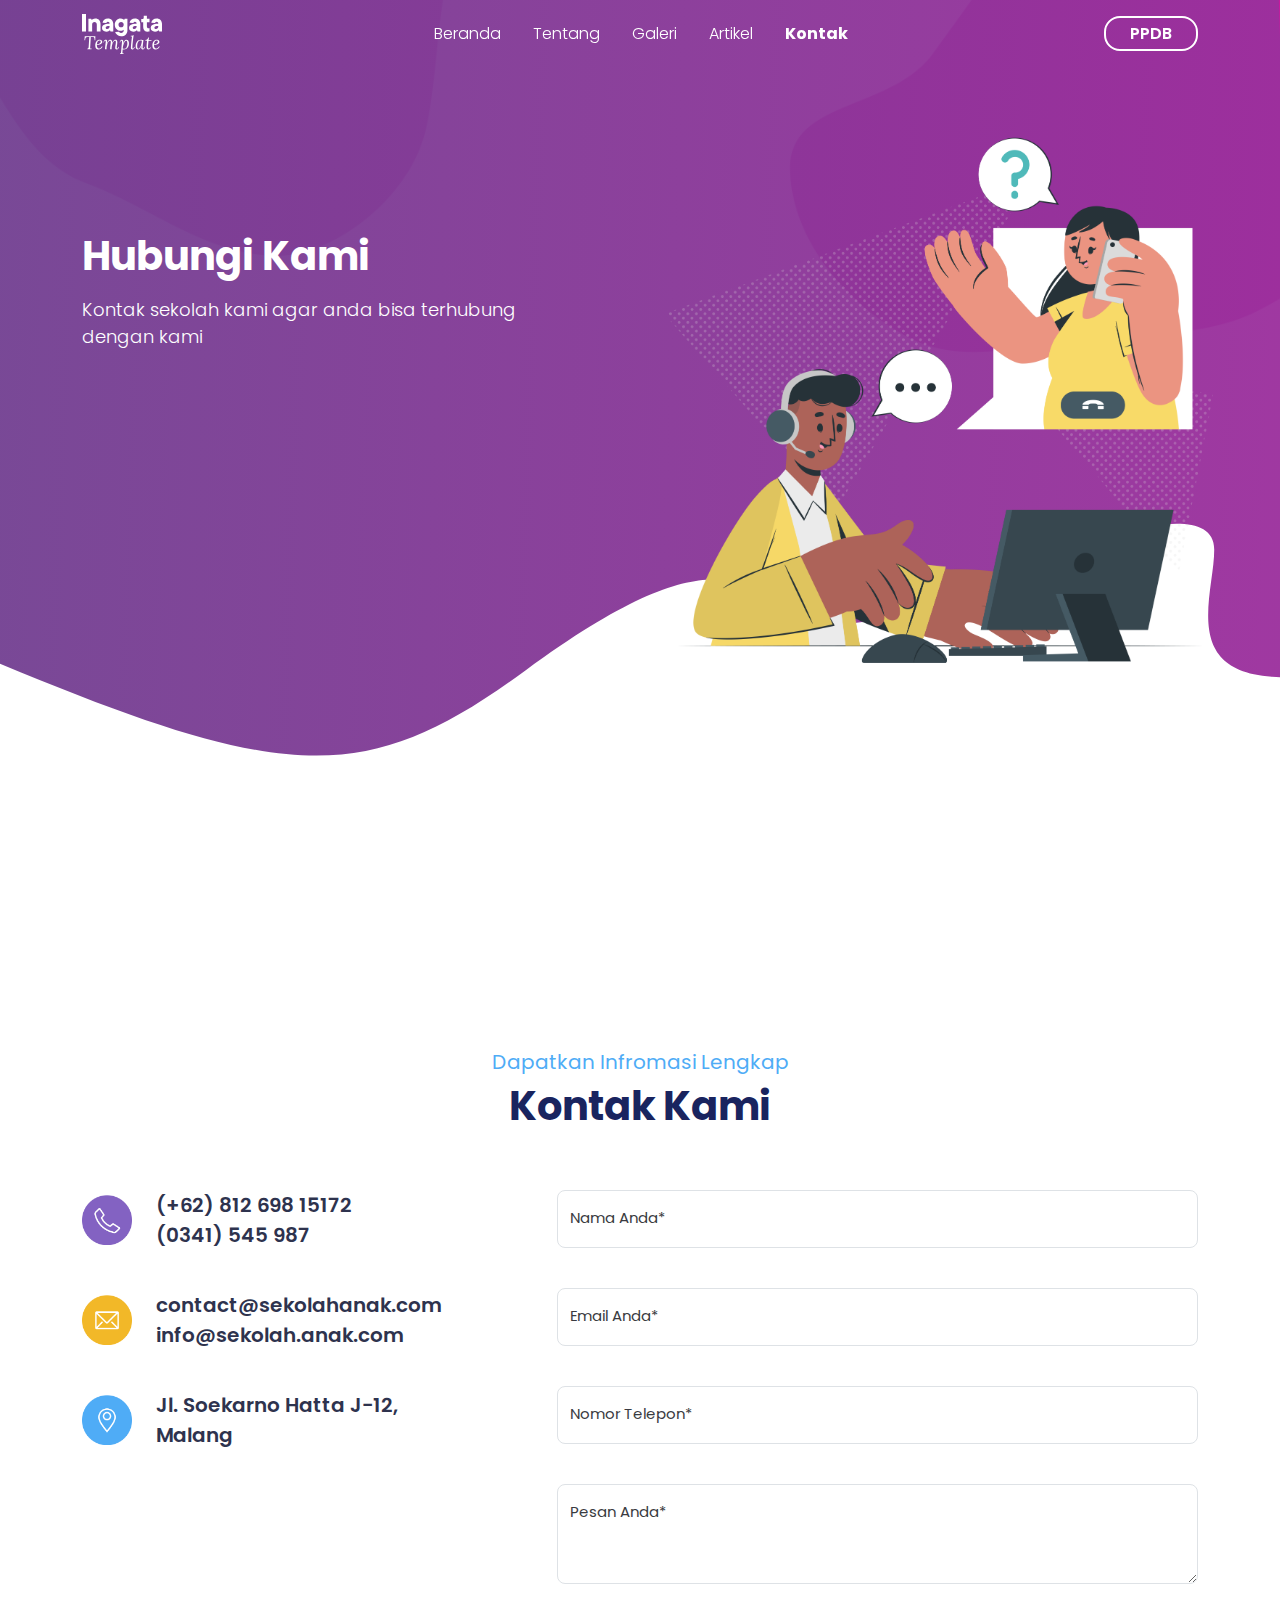
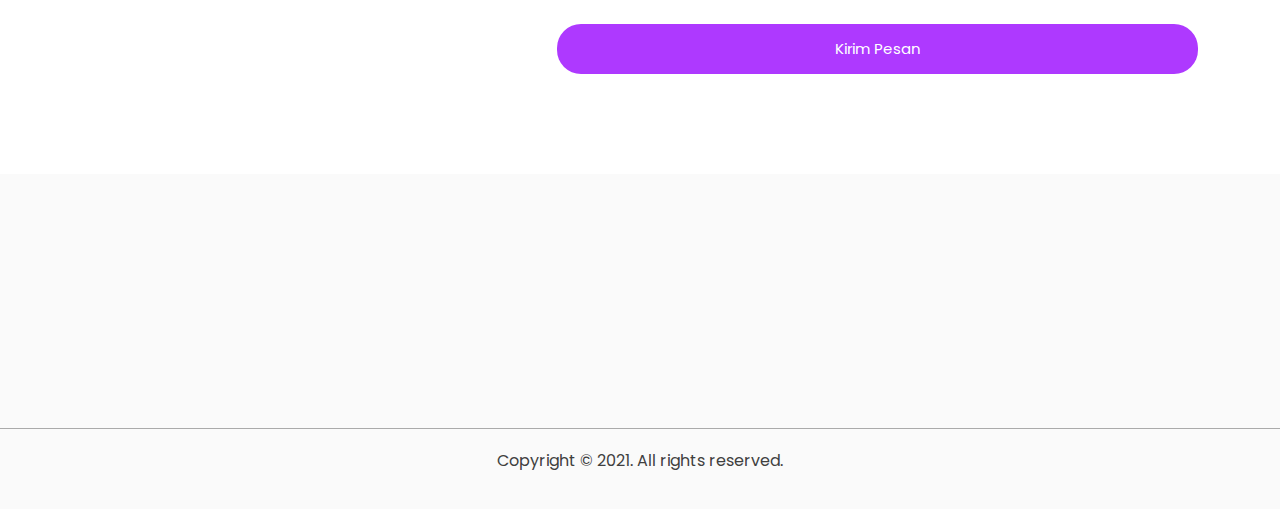
<file: kontak.html>
<!DOCTYPE html>
<html lang="en">

<head>
    <meta charset="UTF-8">
    <meta name="viewport" content="width=device-width, initial-scale=1.0">
    <title>Kontak</title>
    <link href="https://cdn.jsdelivr.net/npm/bootstrap@5.3.3/dist/css/bootstrap.min.css" rel="stylesheet"
        integrity="sha384-QWTKZyjpPEjISv5WaRU9OFeRpok6YctnYmDr5pNlyT2bRjXh0JMhjY6hW+ALEwIH" crossorigin="anonymous">
    <!-- Google Fonts -->
    <link rel="preconnect" href="https://fonts.googleapis.com">
    <link rel="preconnect" href="https://fonts.gstatic.com" crossorigin>
    <link
        href="https://fonts.googleapis.com/css2?family=M+PLUS+Rounded+1c&family=Poppins:ital,wght@0,100;0,200;0,300;0,400;0,500;0,600;0,700;0,800;0,900;1,100;1,200;1,300;1,400;1,500;1,600;1,700;1,800;1,900&display=swap"
        rel="stylesheet">
    <!-- AOS -->
    <link rel="stylesheet" href="https://unpkg.com/aos@next/dist/aos.css" />
    <link rel="stylesheet" href="assets/css/style-3.css">
    <link rel="stylesheet" href="assets/css/responsive.css">
</head>

<body>
    <!-- Navbar -->
    <nav class="navbar navbar-expand-lg navbar-dark bg-transparent position-fixed w-100">
        <div class="container">
            <a class="navbar-brand" href="index.html">
                <img src="assets/logo/inagata.svg" alt="Logo" width="80" height="40"
                    class="d-inline-block align-text-top">
            </a>
            <button class="navbar-toggler shadow-none border-0" type="button" data-bs-toggle="collapse"
                data-bs-target="#navbarNav" aria-controls="navbarNav" aria-expanded="false"
                aria-label="Toggle navigation">
                <span class="navbar-toggler-icon"></span>
            </button>
            <div class="collapse navbar-collapse" id="navbarNav">
                <ul class="navbar-nav mx-auto">
                    <li class="nav-item mx-2">
                        <a class="nav-link" href="index.html">Beranda</a>
                    </li>
                    <li class="nav-item mx-2">
                        <a class="nav-link" href="tentang.html">Tentang</a>
                    </li>
                    <li class="nav-item mx-2">
                        <a class="nav-link" href="galeri.html">Galeri</a>
                    </li>
                    <li class="nav-item mx-2">
                        <a class="nav-link" href="artikel.html">Artikel</a>
                    </li>
                    <li class="nav-item mx-2">
                        <a class="nav-link active" aria-current="page" href="kontak.html" href="kontak.html">Kontak</a>
                    </li>
                </ul>
                <div class="py-2">
                    <a href="#" class="button-primary">PPDB</a>
                </div>
            </div>
        </div>
    </nav>
    <!-- Navbar End-->

    <!-- Hero -->
    <section class="hero">
        <img src="assets/element/Vector-1.svg" alt="" class="hero-bg">
        <img src="assets/image/kontak/layer2-kontak.png" alt="" class="icon-kontak2">
        <div class="container">
            <div class="row">
                <div class="hero-tagline-kontak col-md-6">
                    <h1>Hubungi Kami</h1>
                    <p>Kontak sekolah kami agar anda bisa terhubung dengan kami</p>
                </div>
                <div class="col-md-6">
                    <img src="assets/image/kontak/call_center.png" alt="" class="icon-kontak3">
                </div>
            </div>
        </div>
    </section>
    <!-- Hero End-->

    <!-- Kontak -->
    <section class="kontak">
        <div class="container">
            <h4 class="sub-judul text-center">Dapatkan Infromasi Lengkap</h4>
            <h2 class="judul text-center">Kontak Kami</h2>
            <div class="row">
                <div class="col-lg-5">
                    <div class="kontak-item mt-64">
                        <div class="icon-kontak">
                            <img src="assets/image/kontak/telepon.png" alt="Telepon">
                        </div>
                        <a href="#">(+62) 812 698 15172 <br>(0341) 545 987</a>
                    </div>
                    <div class="kontak-item">
                        <div class="icon-kontak">
                            <img src="assets/image/kontak/pesan.png" alt="Email">
                        </div>
                        <a href="#" class="email">contact@sekolahanak.com info@sekolah.anak.com</a>
                    </div>
                    <div class="kontak-item">
                        <div class="icon-kontak">
                            <img src="assets/image/kontak/lokasi.png" alt="Lokasi">
                        </div>
                        <a href="#">Jl. Soekarno Hatta J-12, <br> Malang</a>
                    </div>
                </div>
                <div class="col-lg-7">
                    <div class="input">
                        <div class="form-floating mb-3">
                            <input type="text" class="form-control" id="floatingName" placeholder="Nama Anda">
                            <label for="floatingName">Nama Anda*</label>
                        </div>
                        <div class="form-floating mb-3">
                            <input type="email" class="form-control" id="floatingEmail" placeholder="Email Anda">
                            <label for="floatingEmail">Email Anda*</label>
                        </div>
                        <div class="form-floating mb-3">
                            <input type="tel" class="form-control" id="floatingPhone" placeholder="Nomor Telepon">
                            <label for="floatingPhone">Nomor Telepon*</label>
                        </div>
                        <div class="form-floating">
                            <textarea class="form-control" id="floatingMessage" placeholder="Pesan Anda"
                                style="height: 100px"></textarea>
                            <label for="floatingMessage">Pesan Anda*</label>
                        </div>
                        <button type="submit" class="button-kontak">Kirim Pesan</button>
                    </div>
                </div>
            </div>
    </section>

    <footer>
        <div class="container" data-aos="fade-up" data-aos-anchor-placement="top-bottom" data-aos-duration="1000">
            <div class="sec aboutus">
                <a href="index.html">
                    <img src="assets/logo/inagata-2.svg" alt="logo inagata" width="80" />
                </a>
                <p>
                    Jelajahi semua pengetahuan dan ilmu yang berguna bersama kami, untuk kehidupan yang lebih
                    bermanfaat.
                </p>
            </div>
            <div class="sec info">
                <h5>Informasi</h5>
                <ul>
                    <li><a href="artikel.html">Artikel</a></li>
                    <li><a href="galeri.html">Galeri</a></li>
                </ul>
            </div>
            <div class="sec tentang">
                <h5>Tentang</h5>
                <ul>
                    <li><a href="tentang.html">Tentang Kami</a></li>
                    <li><a href="kontak.html">Hubungi Kami</a></li>
                </ul>
            </div>
            <div class="sec kantor">
                <h5>Ikuti kami</h5>
                <ul>
                    <li><a href="#"><img src="assets/icon/facebook.svg" alt="Facebook"> namasekolah </a></li>
                    <li><a href="#"><img src="assets/icon/twitter.svg" alt="Twitter"> namasekolah </a></li>
                    <li><a href="#"><img src="assets/icon/instagram.svg" alt="Instagram"> namasekolah </a></li>
                </ul>
            </div>
        </div>
    </footer>
    <div class="copyright">
        <p>Copyright © 2021. All rights reserved.</p>
    </div>

    <script src="https://cdn.jsdelivr.net/npm/bootstrap@5.3.3/dist/js/bootstrap.bundle.min.js"
        integrity="sha384-YvpcrYf0tY3lHB60NNkmXc5s9fDVZLESaAA55NDzOxhy9GkcIdslK1eN7N6jIeHz"
        crossorigin="anonymous"></script>
    <script src="https://unpkg.com/aos@next/dist/aos.js"></script>
    <script>
        AOS.init();
    </script>
    <script src="assets/js/script.js"></script>
</body>

</html>
</file>
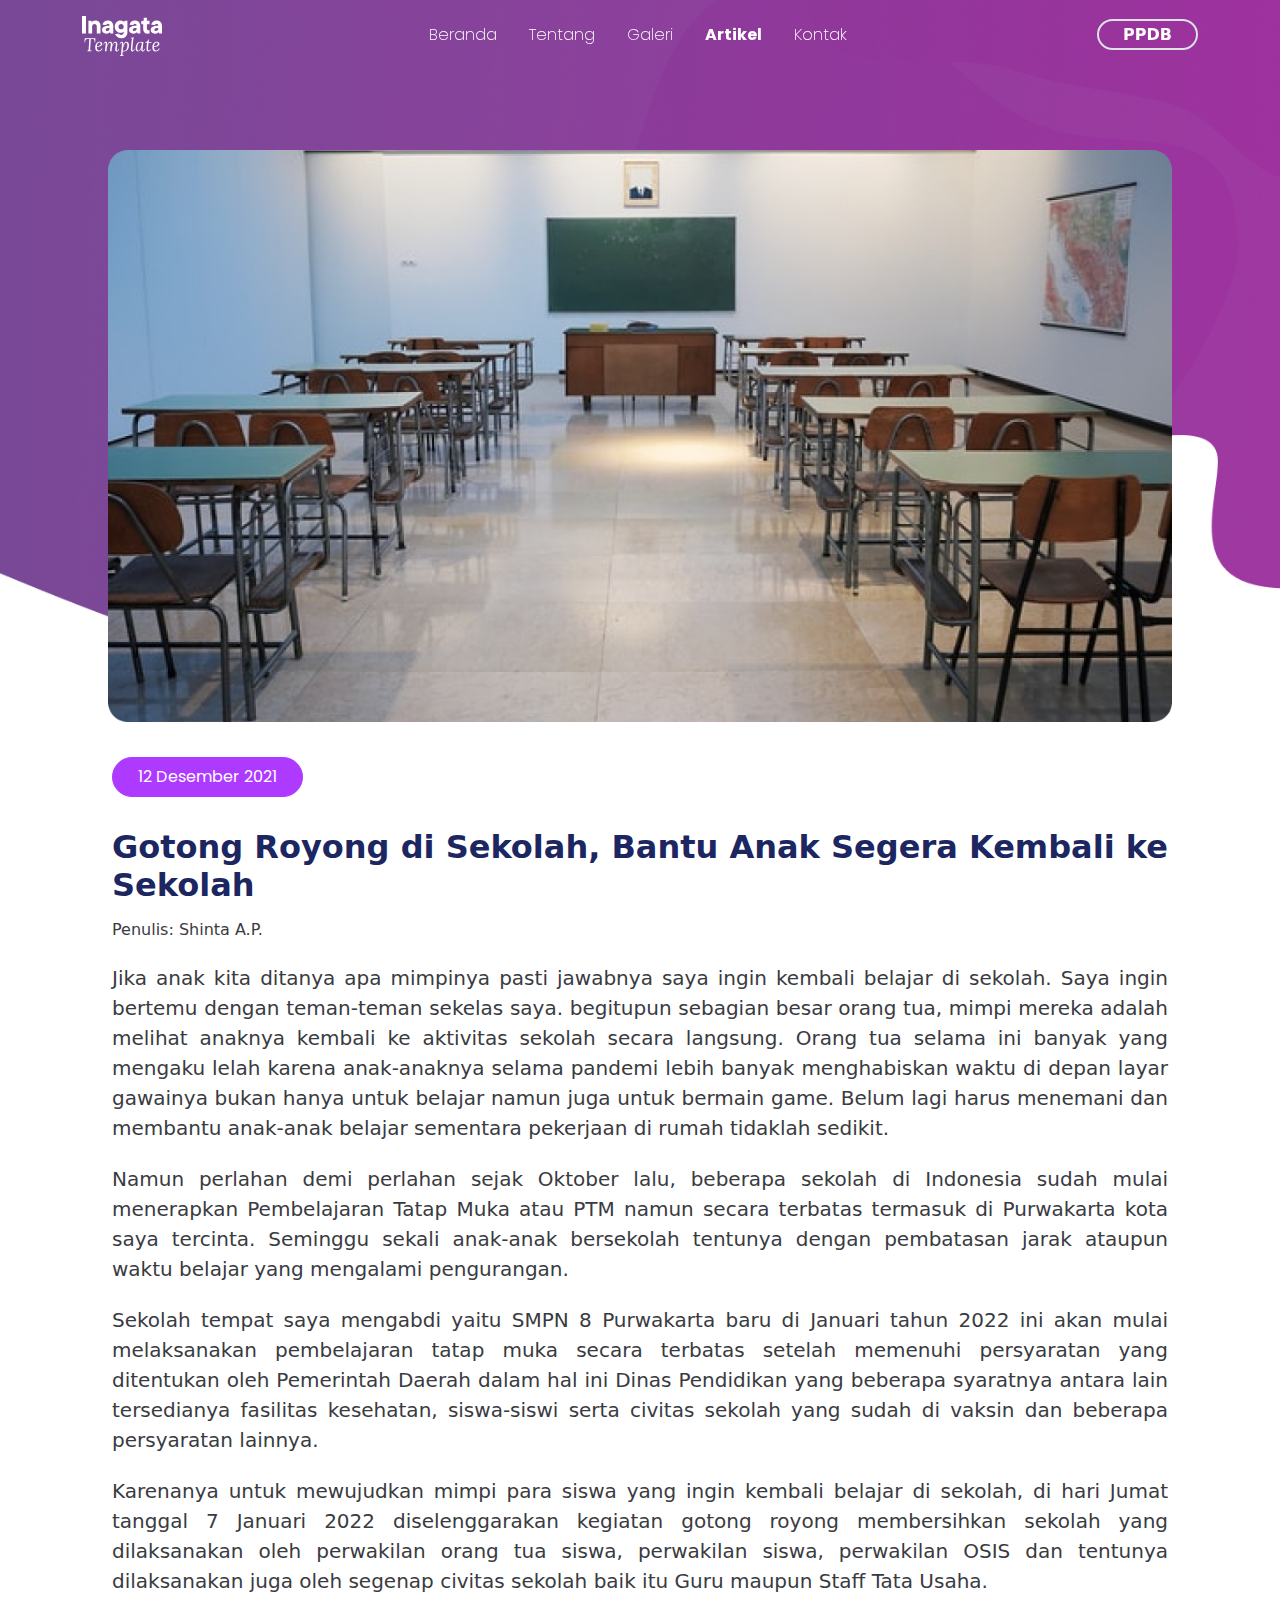
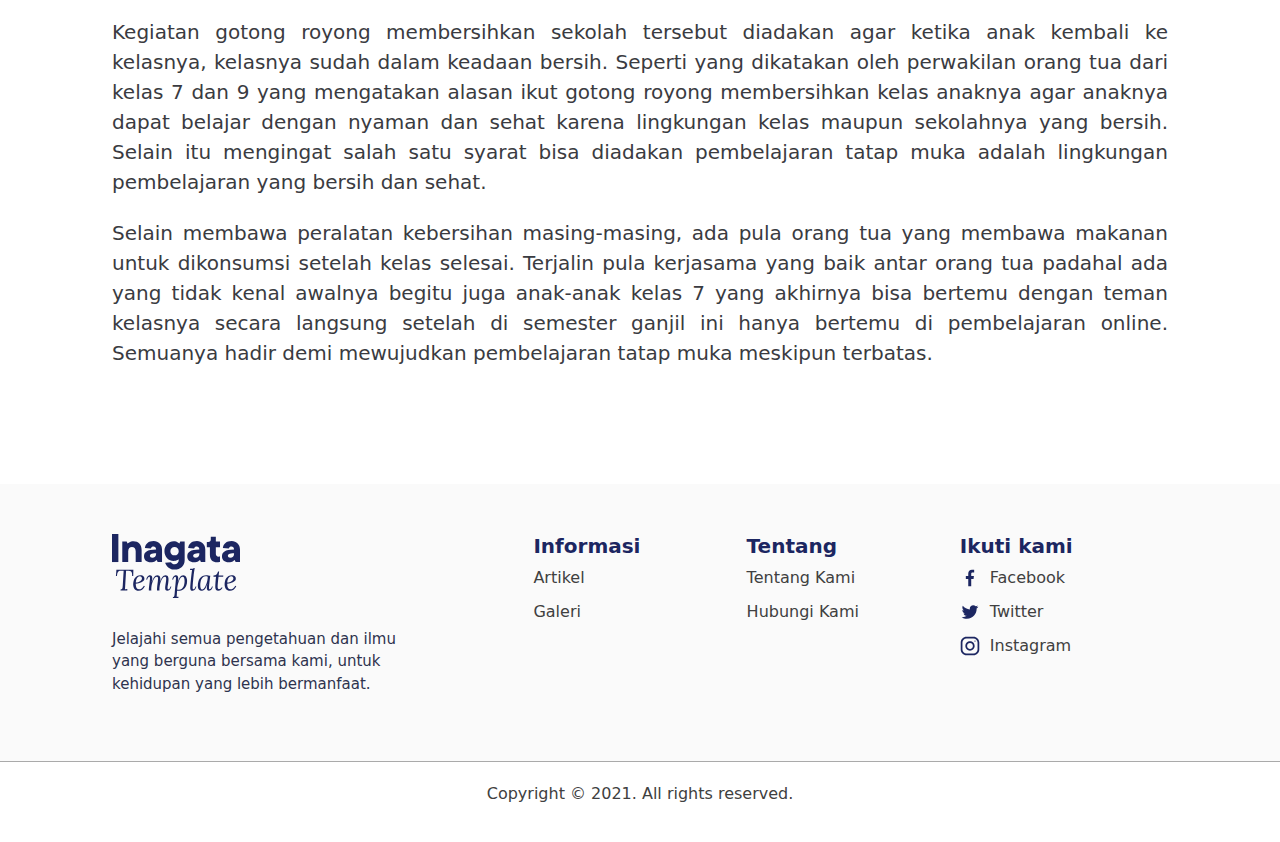
<file: readmore.html>
<!DOCTYPE html>
<html lang="en">
<head>
    <meta charset="UTF-8">
    <meta name="viewport" content="width=device-width, initial-scale=1.0">
    <title>Schools</title>
    <link rel="stylesheet" href="assets/css/style.css">
    <link rel="stylesheet" href="assets/css/responsivebell.css">
    <link rel="icon" href="assets/img/logo.png" type="image/x-icon">
    <link href="https://fonts.googleapis.com/css?family=Poppins" rel='stylesheet'>
    <link href="https://cdn.jsdelivr.net/npm/bootstrap@5.3.3/dist/css/bootstrap.min.css" rel="stylesheet" integrity="sha384-QWTKZyjpPEjISv5WaRU9OFeRpok6YctnYmDr5pNlyT2bRjXh0JMhjY6hW+ALEwIH" crossorigin="anonymous">
    <link rel="shortcut icon" href="assets/img/logo.png" type="image/x-icon">
</head>
<body>
    <header>
    <!-- navbar -->
    <nav class="navbar navbar-expand-lg navbar-dark bg-transparent position-fixed w-100">
        <div class="container">
        <a class="navbar-brand" href="index.html">
            <img src="assets/logo/inagata.svg" alt="Logo" width="80" height="40" class="d-inline-block align-text-top">
        </a>
        <button class="navbar-toggler shadow-none border-0" type="button" data-bs-toggle="collapse"
            data-bs-target="#navbarNav" aria-controls="navbarNav" aria-expanded="false" aria-label="Toggle navigation">
            <span class="navbar-toggler-icon"></span>
        </button>
        <div class="sidebar collapse navbar-collapse" id="navbarNav">
            <ul class="navbar-nav mx-auto">
            <li class="nav-item mx-2">
                <a class="nav-link" href="index.html">Beranda</a>
            </li>
            <li class="nav-item mx-2">
                <a class="nav-link" href="tentang.html">Tentang</a>
            </li>
            <li class="nav-item mx-2">
                <a class="nav-link" href="galeri.html">Galeri</a>
            </li>
            <li class="nav-item mx-2">
                <a class="nav-link active" aria-current="page" href="artikel.html">Artikel</a>
            </li>
            <li class="nav-item mx-2">
                <a class="nav-link" href="kontak.html">Kontak</a>
            </li>
            </ul>
            <div class="button py-2 ps-0">
            <a href="#" class="text-white text-decoration-none px-4 py-1 rounded-5 border border-2 fw-bold">PPDB</a>
            </div>
        </div>
        </div>
    </nav>
    <!-- end of navbar -->
    </header>

<main>
    <!-- Background Image -->
    <div class="background-image">
        <img src="assets/image/artikel/bgvector.png" class="bgimage" alt="Background Image">
        <img src="assets/image/artikel/vector1.png" class="vector1"
        style="
        position: absolute;
        top: 0px;
        right: 0;
        width: 60%;
        max-height: 80%;
        transform: none;
        opacity: 0.7;
        z-index: -2;">
    </div>

    <!-- content4 -->
     <div class="content4">
        <div class="container-fluid">
            <div class="row">
                <img src="assets/image/artikel/kelas2.png" alt="ruang kelas">
            </div>
        </div>
     </div>

     <!-- content5 -->
      <div class="content5">
        <div class="container-fluid">
            <div class="row">
                <div class="col-4">
                    <p class="tanggal">12 Desember 2021</p>
                </div>
                <h2>Gotong Royong di Sekolah, Bantu Anak Segera Kembali ke Sekolah</h2>
                <p class="penulis">Penulis: Shinta A.P.</p>
                <p>Jika anak kita ditanya apa mimpinya pasti jawabnya saya ingin kembali belajar di sekolah.
                    Saya ingin bertemu dengan teman-teman sekelas saya. begitupun sebagian besar orang tua,
                    mimpi mereka adalah melihat anaknya kembali ke aktivitas sekolah secara langsung.
                    Orang tua selama ini banyak yang mengaku lelah karena anak-anaknya selama pandemi
                    lebih banyak menghabiskan waktu di depan layar gawainya bukan hanya untuk belajar namun
                    juga untuk bermain game. Belum lagi harus menemani dan membantu anak-anak belajar
                    sementara pekerjaan di rumah tidaklah sedikit.
                </p>
                <p>Namun perlahan demi perlahan sejak Oktober lalu, beberapa sekolah di Indonesia sudah mulai
                    menerapkan Pembelajaran Tatap Muka atau PTM namun secara terbatas termasuk di Purwakarta
                    kota saya tercinta. Seminggu sekali anak-anak bersekolah tentunya dengan pembatasan jarak
                    ataupun waktu belajar yang mengalami pengurangan.
                </p>
                <p>Sekolah tempat saya mengabdi yaitu SMPN 8 Purwakarta baru di Januari tahun 2022 ini akan
                    mulai melaksanakan pembelajaran tatap muka secara terbatas setelah memenuhi persyaratan
                    yang ditentukan oleh Pemerintah Daerah dalam hal ini Dinas Pendidikan yang beberapa
                    syaratnya antara lain tersedianya fasilitas kesehatan, siswa-siswi serta civitas sekolah
                    yang sudah di vaksin dan beberapa persyaratan lainnya.
                </p>
                <p>Karenanya untuk mewujudkan mimpi para siswa yang ingin kembali belajar di sekolah, di hari
                    Jumat tanggal 7 Januari 2022 diselenggarakan kegiatan gotong royong membersihkan sekolah
                    yang dilaksanakan oleh perwakilan orang tua siswa, perwakilan siswa, perwakilan OSIS dan
                    tentunya dilaksanakan juga oleh segenap civitas sekolah baik itu Guru maupun Staff Tata Usaha.
                </p>
                <p>Kegiatan gotong royong membersihkan sekolah tersebut diadakan agar ketika anak kembali ke
                    kelasnya, kelasnya sudah dalam keadaan bersih. Seperti yang dikatakan oleh perwakilan orang
                    tua dari kelas 7 dan 9 yang mengatakan alasan ikut gotong royong membersihkan kelas anaknya
                    agar anaknya dapat belajar dengan nyaman dan sehat karena lingkungan kelas maupun sekolahnya
                    yang bersih. Selain itu mengingat salah satu syarat bisa diadakan pembelajaran tatap muka
                    adalah lingkungan pembelajaran yang bersih dan sehat.
                </p>
                <p>Selain membawa peralatan kebersihan masing-masing, ada pula orang tua yang membawa makanan
                    untuk dikonsumsi setelah kelas selesai. Terjalin pula kerjasama yang baik antar orang tua
                    padahal ada yang tidak kenal awalnya begitu juga anak-anak kelas 7 yang akhirnya bisa bertemu
                    dengan teman kelasnya secara langsung setelah di semester ganjil ini hanya bertemu di
                    pembelajaran online. Semuanya hadir demi mewujudkan pembelajaran tatap muka meskipun terbatas.
                </p>
            </div>
        </div>
      </div>
</main>

<!-- Footer -->
<footer>
    <div class="container" data-aos="fade-up" data-aos-anchor-placement="top-bottom" data-aos-duration="1000">
        <div class="sec aboutus">
            <a href="index.html">
                <img src="assets/logo/inagata-2.svg" alt="logo inagata" />
            </a>
            <p>
                Jelajahi semua pengetahuan dan ilmu yang berguna bersama kami, untuk kehidupan yang lebih
                bermanfaat.
            </p>
        </div>
        <div class="sec info">
            <h5>Informasi</h5>
            <ul>
                <li><a href="artikel.html">Artikel</a></li>
                <li><a href="#">Galeri</a></li>
            </ul>
        </div>
        <div class="sec tentang">
            <h5>Tentang</h5>
            <ul>
                <li><a href="tentang.html">Tentang Kami</a></li>
                <li><a href="kontak.html">Hubungi Kami</a></li>
            </ul>
        </div>
        <div class="sec kantor">
            <h5>Ikuti kami</h5>
            <ul>
                <li><a href="#"><img src="assets/icon/facebook.svg" alt="Facebook"> Facebook</a></li>
                <li><a href="#"><img src="assets/icon/twitter.svg" alt="Twitter"> Twitter</a></li>
                <li><a href="#"><img src="assets/icon/instagram.svg" alt="Instagram"> Instagram</a></li>
            </ul>
        </div>
    </div>
</footer>
<div class="copyright">
    <p>Copyright © 2021. All rights reserved.</p>
</div>
</div>
<!-- Footer End -->

  <script src="assets/js/scripts.js"></script>
  <script src="https://cdn.jsdelivr.net/npm/bootstrap@5.3.3/dist/js/bootstrap.bundle.min.js"
 integrity="sha384-YvpcrYf0tY3lHB60NNkmXc5s9fDVZLESaAA55NDzOxhy9GkcIdslK1eN7N6jIeHz"
 crossorigin="anonymous"></script>

</body>
</html>
</file>
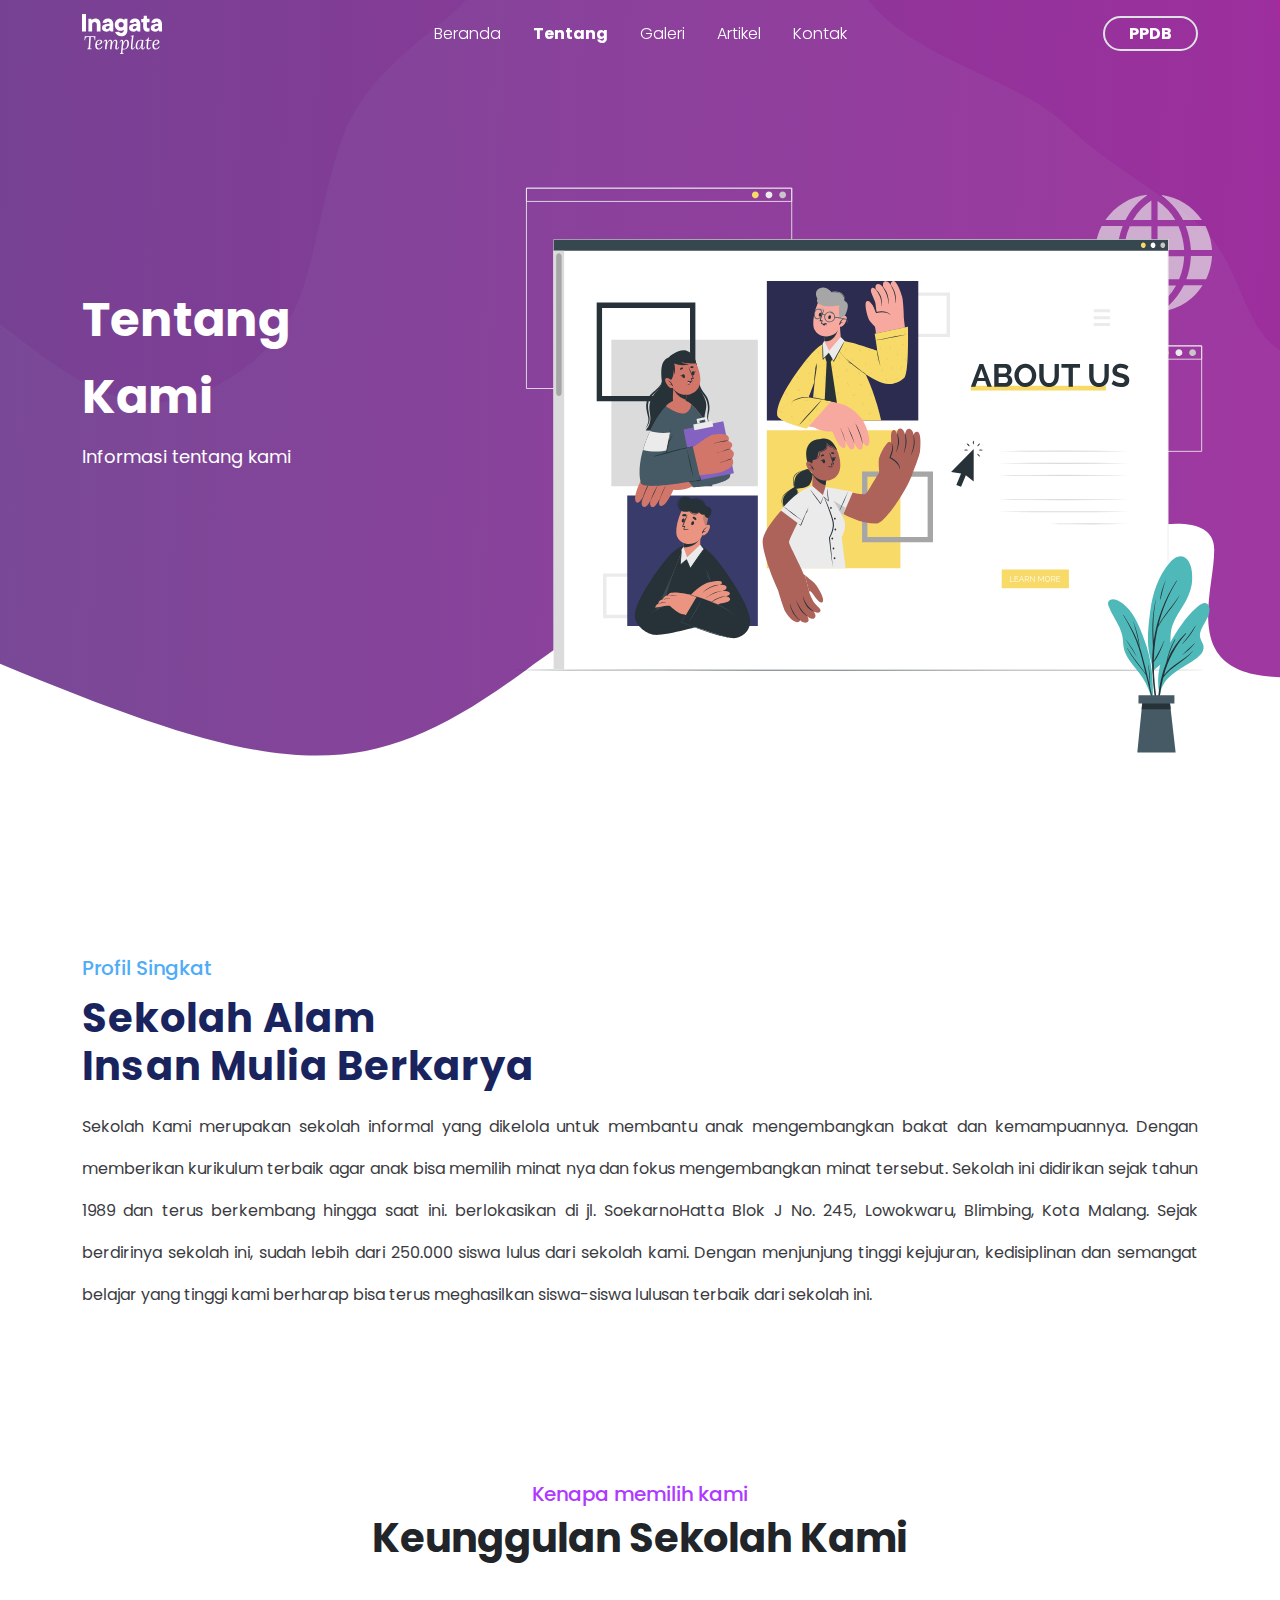
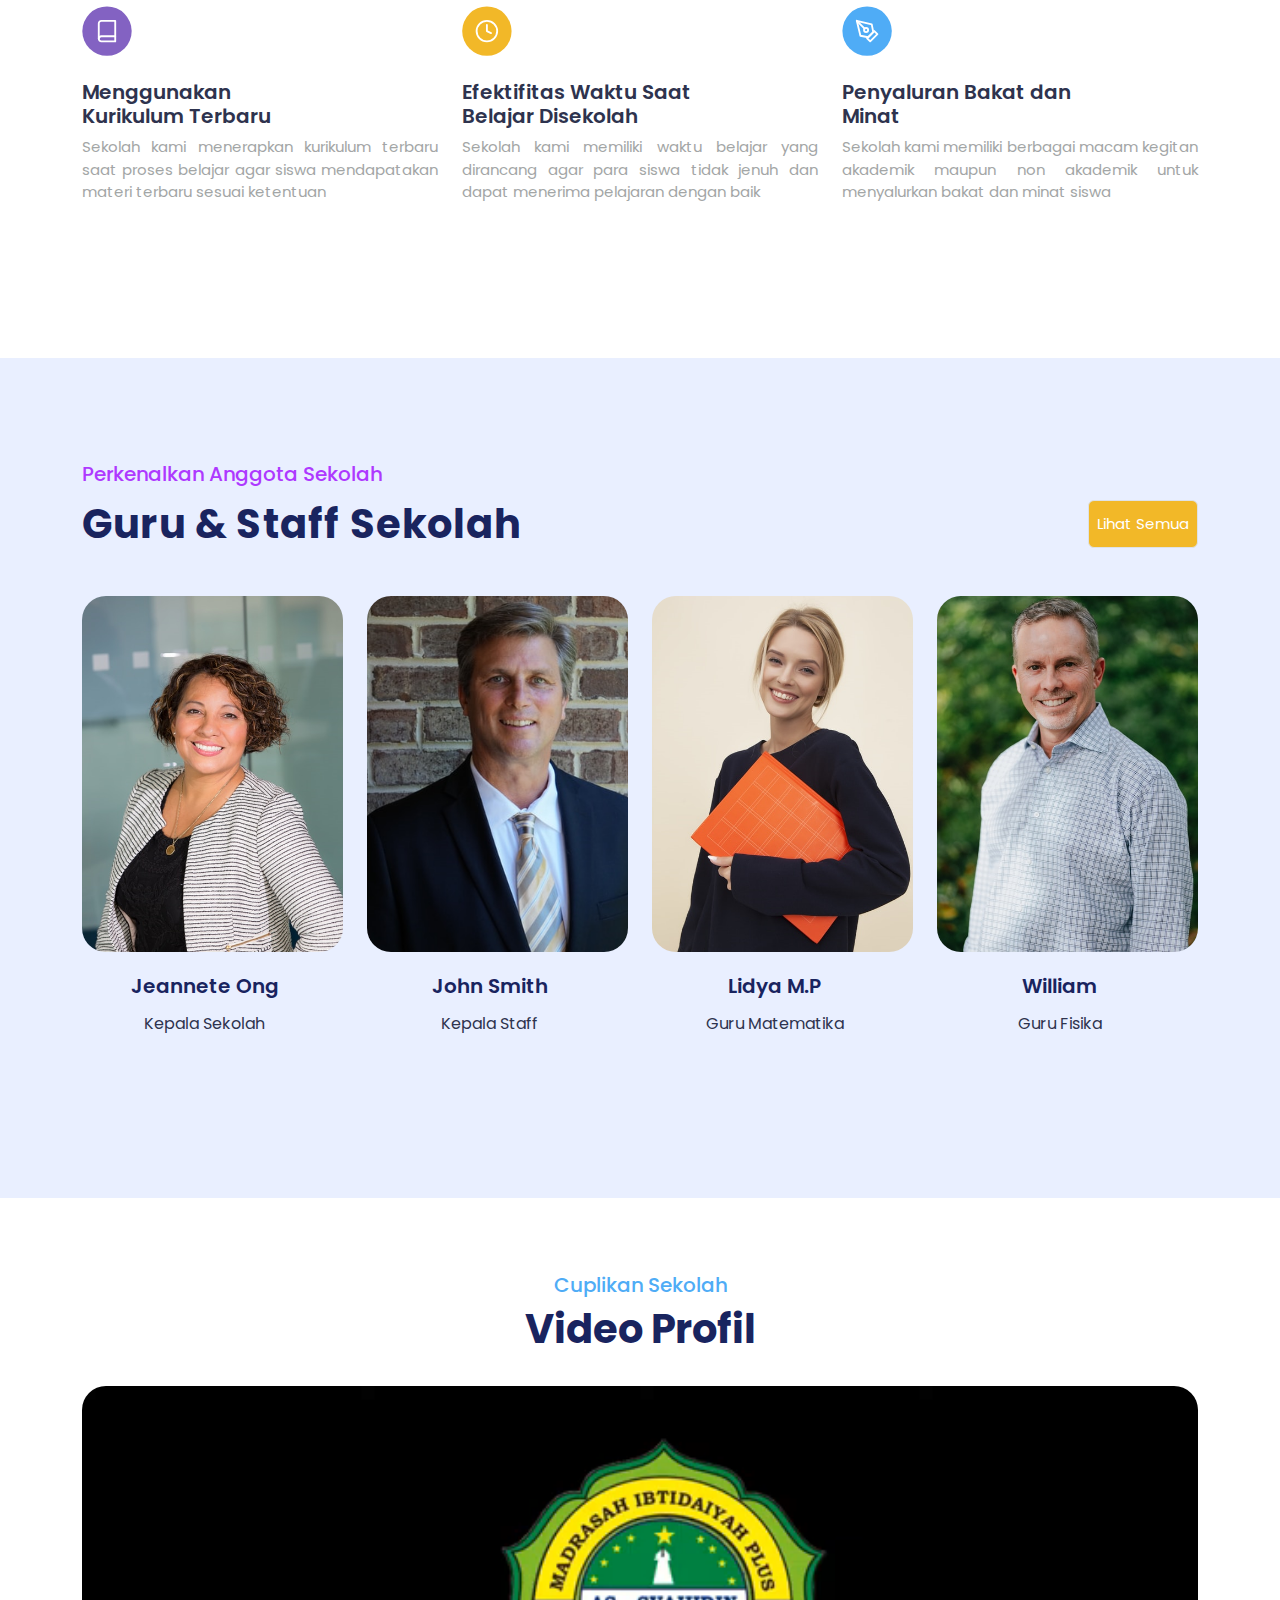
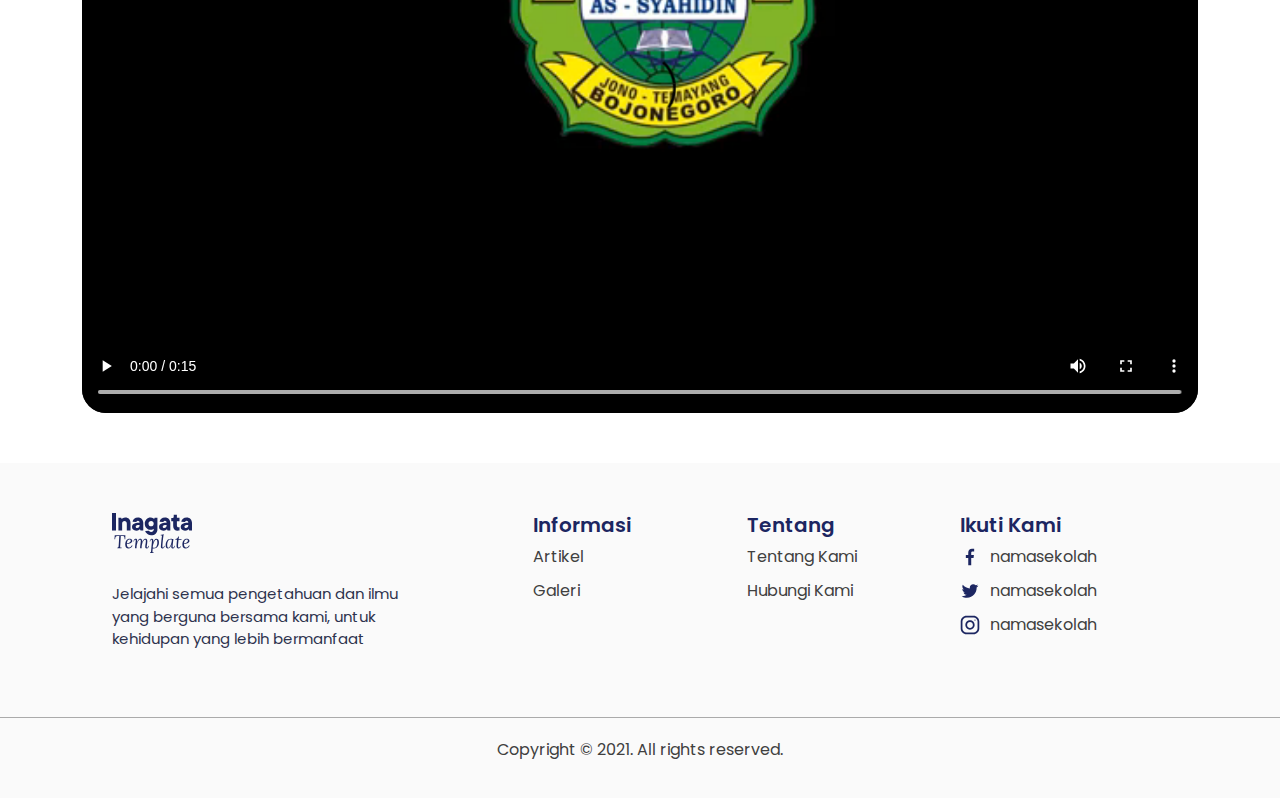
<file: tentang.html>
<!DOCTYPE html>
<html lang="en">

<head>
    <meta charset="UTF-8" />
    <meta name="viewport" content="width=device-width, initial-scale=1.0" />
    <title>Tentang</title>
    <link href="https://cdn.jsdelivr.net/npm/bootstrap@5.3.3/dist/css/bootstrap.min.css" rel="stylesheet"
        integrity="sha384-QWTKZyjpPEjISv5WaRU9OFeRpok6YctnYmDr5pNlyT2bRjXh0JMhjY6hW+ALEwIH" crossorigin="anonymous" />
    <link rel="stylesheet" href="assets/css/style-1.css" />
</head>

<body>
    <!-- navbar -->
    <nav class="navbar navbar-expand-lg navbar-dark bg-transparent position-fixed w-100">
        <div class="container">
            <a class="navbar-brand" href="index.html">
                <img src="assets/logo/inagata.svg" alt="Logo" width="80" height="40"
                    class="d-inline-block align-text-top">
            </a>
            <button class="navbar-toggler shadow-none border-0" type="button" data-bs-toggle="collapse"
                data-bs-target="#navbarNav" aria-controls="navbarNav" aria-expanded="false"
                aria-label="Toggle navigation">
                <span class="navbar-toggler-icon"></span>
            </button>
            <div class="collapse navbar-collapse" id="navbarNav">
                <ul class="navbar-nav mx-auto">
                    <li class="nav-item mx-2">
                        <a class="nav-link" href="index.html">Beranda</a>
                    </li>
                    <li class="nav-item mx-2">
                        <a class="nav-link active" aria-current="page" href="tentang.html">Tentang</a>
                    </li>
                    <li class="nav-item mx-2">
                        <a class="nav-link" href="galeri.html">Galeri</a>
                    </li>
                    <li class="nav-item mx-2">
                        <a class="nav-link" href="artikel.html">Artikel</a>
                    </li>
                    <li class="nav-item mx-2">
                        <a class="nav-link" href="kontak.html">Kontak</a>
                    </li>
                </ul>
                <div class="button py-2 ps-0">
                    <a href="#" class="text-white text-decoration-none px-4 py-1 rounded-5 border border-2 fw-bold">PPDB</a>
                  </div>
            </div>
        </div>
    </nav>
    <!-- end of navbar -->

    <main>
        <!-- hero -->
        <section id="hero-tentang">
            <img src="assets/element/Vector-tentang.svg" alt="" class="wave7" />
            <img src="assets/element/Vector-1.svg" alt="" class="wave1" />
            <div class="container-fluid">
                <div class="container">
                    <div class="row">
                        <div class="title-hero col-sm-4">
                            <h1>Tentang Kami</h1>
                            <p>Informasi tentang kami</p>
                        </div>
                        <div class="img col-sm-8">
                            <img src="assets/element/hero-tentang.svg" alt="" />
                        </div>
                    </div>
                </div>
            </div>
        </section>
        <!-- end of hero -->

        <!-- profile -->
        <section id="profile">
            <div class="container">
                <h5>Profil Singkat</h5>
                <h1>Sekolah Alam <br />Insan Mulia Berkarya</h1>
                <p>
                    Sekolah Kami merupakan sekolah informal yang dikelola untuk membantu
                    anak mengembangkan bakat dan kemampuannya. Dengan memberikan
                    kurikulum terbaik agar anak bisa memilih minat nya dan fokus
                    mengembangkan minat tersebut. Sekolah ini didirikan sejak tahun 1989
                    dan terus berkembang hingga saat ini. berlokasikan di jl.
                    SoekarnoHatta Blok J No. 245, Lowokwaru, Blimbing, Kota Malang.
                    Sejak berdirinya sekolah ini, sudah lebih dari 250.000 siswa lulus
                    dari sekolah kami. Dengan menjunjung tinggi kejujuran, kedisiplinan
                    dan semangat belajar yang tinggi kami berharap bisa terus
                    meghasilkan siswa-siswa lulusan terbaik dari sekolah ini.
                </p>
            </div>
        </section>
        <!-- end of profile -->

        <!-- keunggulan-tentang -->
        <section id="keunggulan-tentang">
            <div class="container">
                <div class="header-keunggulan">
                    <h5>Kenapa memilih kami</h5>
                    <h1>Keunggulan Sekolah Kami</h1>
                </div>
                <div class="sec-keunggulan py-3">
                    <div class="row">
                        <div class="col-lg-4">
                            <!-- card 1 -->
                            <div class="card card-detail">
                                <div class="card-icon">
                                    <img src="assets/icon/book.svg" alt="" />
                                </div>
                                <div class="card-script my-4">
                                    <h5>Menggunakan Kurikulum Terbaru</h5>
                                    <p>
                                        Sekolah kami menerapkan kurikulum terbaru saat proses
                                        belajar agar siswa mendapatakan materi terbaru sesuai
                                        ketentuan
                                    </p>
                                </div>
                            </div>
                        </div>

                        <div class="col-lg-4">
                            <!-- card 2 -->
                            <div class="card card-detail">
                                <div class="card-icon">
                                    <img src="assets/icon/time.svg" alt="" />
                                </div>
                                <div class="card-script my-4">
                                    <h5>Efektifitas Waktu Saat Belajar Disekolah</h5>
                                    <p>
                                        Sekolah kami memiliki waktu belajar yang dirancang agar
                                        para siswa tidak jenuh dan dapat menerima pelajaran dengan
                                        baik
                                    </p>
                                </div>
                            </div>
                        </div>

                        <div class="col-lg-4">
                            <!-- card 3 -->
                            <div class="card card-detail">
                                <div class="card-icon">
                                    <img src="assets/icon/pen.svg" alt="" />
                                </div>
                                <div class="card-script my-4">
                                    <h5>Penyaluran Bakat dan Minat</h5>
                                    <p>
                                        Sekolah kami memiliki berbagai macam kegitan akademik
                                        maupun non akademik untuk menyalurkan bakat dan minat
                                        siswa
                                    </p>
                                </div>
                            </div>
                        </div>
                    </div>
                </div>
            </div>
        </section>
        <!-- end of keunggulan-tentang -->

        <!-- civitas -->
        <section id="civitas">
            <div class="container">
                <h5>Perkenalkan Anggota Sekolah</h5>
                <div class="anggota">
                    <div class="title-civitas">
                        <div class="row">
                            <div class="col-lg-8">
                                <h1>Guru & Staff Sekolah</h1>
                            </div>
                            <div class="tombol col-lg-4">
                                <strong class="btn text-decoration-none rounded-2 px-2 py-2 border border-none">
                                    <a href="" class="text-white">Lihat Semua</a>
                                </strong>
                            </div>
                        </div>
                    </div>

                    <div class="card-guru my-5 text-center">
                        <div class="row">
                            <div class="col-lg-3 col-md-6">
                                <div class="card">
                                    <img src="assets/image/tentang/kepala-sekolah.png" class="card-img-top" alt="..." />
                                    <div class="card-body">
                                        <h5 class="card-title">Jeannete Ong</h5>
                                        <p class="card-text">Kepala Sekolah</p>
                                    </div>
                                </div>
                            </div>
                            <div class="col-lg-3 col-md-6">
                                <div class="card">
                                    <img src="assets/image/tentang/kepala-staff.png" class="card-img-top" alt="..." />
                                    <div class="card-body">
                                        <h5 class="card-title">John Smith</h5>
                                        <p class="card-text">Kepala Staff</p>
                                    </div>
                                </div>
                            </div>
                            <div class="col-lg-3 col-md-6">
                                <div class="card">
                                    <img src="assets/image/tentang/guru-matematika.png" class="card-img-top"
                                        alt="..." />
                                    <div class="card-body">
                                        <h5 class="card-title">Lidya M.P</h5>
                                        <p class="card-text">Guru Matematika</p>
                                    </div>
                                </div>
                            </div>
                            <div class="col-lg-3 col-md-6">
                                <div class="card">
                                    <img src="assets/image/tentang/guru-fisika.png" class="card-img-top" alt="..." />
                                    <div class="card-body">
                                        <h5 class="card-title">William</h5>
                                        <p class="card-text">Guru Fisika</p>
                                    </div>
                                </div>
                            </div>
                        </div>
                    </div>
                </div>
            </div>
        </section>
        <!-- end of civitas -->

        <!-- video profil -->
        <section id="video-profil">
            <div class="container">
                <div class="container-video">
                    <div class="title-video text-center">
                        <h5>Cuplikan Sekolah</h5>
                        <h1>Video Profil</h1>
                    </div>
                    <video controls class="text-center" src="assets/video/Opening VIDEO PROFIL SEKOLAH.mp4"
                        type="video/mp4">
                        video profil sekolah
                    </video>
                </div>
            </div>
        </section>
        <!-- end of video profile -->
    </main>

    <!-- footer -->
    <footer>
        <div class="container">
            <div class="sec aboutus">
                <a href="index.html">
                    <img src="assets/logo/inagata-2.svg" alt="logo inagata" width="80" />
                </a>
                <p>
                    Jelajahi semua pengetahuan dan ilmu yang berguna bersama kami, untuk
                    kehidupan yang lebih bermanfaat
                </p>
            </div>
            <div class="sec info">
                <h5>Informasi</h5>
                <ul class="ps-0">
                    <li>
                        <a href="artikel.html">Artikel</a>
                    </li>
                    <li>
                        <a href="galeri.html">Galeri</a>
                    </li>
                </ul>
            </div>
            <div class="sec tentang">
                <h5>Tentang</h5>
                <ul class="ps-0">
                    <li>
                        <a href="tentang.html">Tentang Kami</a>
                    </li>
                    <li>
                        <a href="kontak.html">Hubungi Kami</a>
                    </li>
                </ul>
            </div>
            <div class="sec follow">
                <h5>Ikuti Kami</h5>
                <ul class="ps-0">
                    <li>
                        <a href="">
                            <img src="assets/icon/facebook.svg" alt="logo facebook" />
                            namasekolah
                        </a>
                    </li>
                    <li>
                        <a href="">
                            <img src="assets/icon/twitter.svg" alt="logo twitter" />
                            namasekolah
                        </a>
                    </li>
                    <li>
                        <a href="">
                            <img src="assets/icon/instagram.svg" alt="logo instagram" />
                            namasekolah
                        </a>
                    </li>
                </ul>
            </div>
        </div>
    </footer>
    <div class="copyright">
        <p>Copyright &#169; 2021. All rights reserved.</p>
    </div>
    <!-- end of footer -->

    <script src="https://cdn.jsdelivr.net/npm/bootstrap@5.3.3/dist/js/bootstrap.bundle.min.js"
        integrity="sha384-YvpcrYf0tY3lHB60NNkmXc5s9fDVZLESaAA55NDzOxhy9GkcIdslK1eN7N6jIeHz"
        crossorigin="anonymous"></script>
    <script src="assets/js/script-2.js"></script>
</body>

</html>
</file>
<file: assets/css/style-1.css>
@import url("https://fonts.googleapis.com/css2?family=Poppins:ital,wght@0,100;0,200;0,300;0,400;0,500;0,600;0,700;0,800;0,900;1,100;1,200;1,300;1,400;1,500;1,600;1,700;1,800;1,900&display=swap");

* {
  font-family: "Poppins", sans-serif;
  font-weight: 400;
  font-style: normal;
  margin: 0;
  padding: 0;
  box-sizing: border-box;

}

a {
  text-decoration: none;
}

body {
  height: 100vh;
  width: 100%;
}

.card {
  border: none;
  background-color: transparent;
  padding-bottom: 3rem;
}

/* navbar */
.navbar {
  z-index: 4;
}

.nav-link {
  font-size: 16px;
  font-weight: 300;
  color: #ffff;
  position: relative;
}

.nav-link.active {
  color: #ffff;
  font-weight: bold;
}

.nav-link:hover,
.nav-link.active {
  color: #ffff;
  font-weight: bold;
}

.nav-link:hover::before,
.nav-link.nav-link.active::before {
  width: 50%;
  visibility: visible;
}

.nav-color {
  transition: all ease-in-out 0.3s;
  background: linear-gradient(to right, #734192, #9b309d);
}

.bg-transparent {
  transition: all ease-in-out 0.3s;
}

.navbar .button {
  font-weight: bold;
}

/* hero */
#hero .container {
  height: 900px;
  display: flex;
}

#hero .row {
  align-items: center;
  z-index: 3;
  margin: 0;
}

.title-hero {
  color: white;
  transform: translateY(-20%);
}

.title-hero h1 {
  font-weight: bold;
  line-height: 60px;
  font-size: 40px;
  width: 100%;
  padding-right: 120px;
}

.title-hero p {
  font-weight: 400;
  text-align: justify;
  padding-right: 120px;
  font-size: 18px;
}

.title-hero button {
  background-color: #AE39FF;
  border: none;
  font-size: 14px;
  margin: 24px 0px;
}

#hero .row .img img {
  width: 70%;
  z-index: 3;
  transform: translateX(-50%) translateY(-61%);
  position: absolute;

}

/* hero tentang */

#hero-tentang .container {
  height: 850px;
  display: flex;
}

#hero-tentang .row {
  align-items: center;
  z-index: 3;
}

#hero-tentang .title-hero {
  color: white;
}

#hero-tentang .title-hero h1 {
  font-size: 48px;
  font-weight: 700;
  line-height: 76.38px;
  text-align: left;
  padding-right: 15px;
}

#hero-tentang .title-hero p {
  font-size: 18px;
}

#hero-tentang .row .img img {
  z-index: 3;
  width: 100%;
  transform: translateX(2%) translateY(8%);
}

/* wave */
.wave1 {
  z-index: 1;
  position: absolute;
  width: 100%;
}

.wave2 {
  z-index: 0;
  position: absolute;
  width: 100%;
}

.wave3 {
  transform: translateY(55%);
}

.wave4 {
  transform: translateY(-40%);
}

.wave5 {
  transform: translateY(20%);
}

.wave7 {
  z-index: 0;
  position: absolute;
  width: 100%;
}

/* keunggulan */
#keunggulan {
  margin-top: 5rem;
  padding: 50px;
  position: relative;
}

.header-keunggulan h1 {
  padding-bottom: 20px;
  font-weight: 700;
}

.header-keunggulan h5 {
  color: #AE39FF;
}

.card-script h5 {
  color: #2E334E;
  padding-right: 7rem;
  font-weight: 600;
  text-align: start;
  width: 100%;
}

.card-script p {
  color: #A3A6A6;
  font-size: 15px;
  width: 100%;
  text-align: justify;
}

/* hero-2 */
#hero-2 {
  height: 100%;
  margin-bottom: 100px;
  padding: 100px 50px;
  align-items: center;
  position: relative;
}

#hero-2 .hero-right {
  padding: 50px;
}

.hero-right h1 {
  padding-bottom: 20px;
  font-weight: 700;
  color: #1C2661;
}

.hero-right p {
  color: #1C2661;
  text-align: justify;
}

.hero-right button {
  margin-top: 2rem;
  background-color: #AE39FF;
  margin: 0;
  padding: 8px 1rem;
  font-size: 14px;
}

.hero-left {
  position: relative;
  justify-content: center;
}

.hero-left img {
  width: 100%;
}

/* doc-home */
#doc-home {
  padding: 50px 100px;
  position: relative;
  background-color: #E9EFFF;
}

.doc-sekolah h5 {
  color: #AE39FF;
  padding-top: 3rem;
}

.title-doc h1 {
  margin: 0;
  font-weight: 700;
}

.title-doc strong {
  background-color: #F2B828;
  align-items: center;
  font-size: 15px;
  font-weight: 500;
  line-height: 30px;
}

.doc {
  display: flex;
}

.doc .card {
  width: 100%;
  background: transparent;
  border: none;
}

#doc-home .card h5 {
  color: #19245F;
  font-weight: 600;
  padding-top: 1rem;
}

#doc-home .card p {
  color: #2E334E;
}

.doc .card-body {
  margin: 0;
  padding: 24px 0px 0px 0px;
}

.doc img {
  width: 100%;
  height: 320px;
  object-fit: cover;
  border-radius: 24px;
}

/* article-home */
#article-home {
  margin: 100px 0px;
  padding: 50px;
  position: relative;
}

#article-home h1,
#article-home h5 {
  text-align: center;
}

#article-home h1 {
  padding-bottom: 30px;
  font-weight: bold;
}

#article-home .header-article h5 {
  color: #4FACF6;
  margin-bottom: 24px;
}

.card-article {
  display: flex;
  justify-content: space-between;
}

.card-article .card {
  width: 100%;
}

#article-home .card h5 {
  color: #19245F;
  margin-bottom: 14px;
  font-weight: 600;
  padding-top: 0;
  text-align: justify;
  font-size: 18px;
}

#article-home .card p {
  color: #2E334E;
  text-align: justify;
  font-size: 15px;
}

.card-article .card-body {
  margin: 0;
  padding: 0;
}

.card-article .card-body a.btn {
  background-color: #AE39FF;
  transform: translateY(-50%);
  font-size: 14px;
}

.card-article img {
  width: 100%;
  object-fit: cover;
  border-radius: 24px;
}

/* Tentang: Profil */
#profile {
  position: relative;
  padding: 100px 50px;
}

#profile h1 {
  padding-bottom: 8px;
  color: #19245F;
  font-weight: 700;
  letter-spacing: 0.03em;
  text-align: left;

}

#profile h5 {
  color: #4FACF6;
  line-height: 36px;
  text-align: justify;

}

#profile p {
  color: #3A3B41;
  text-align: justify;
  line-height: 42px;
}

/* tentang: keunggulan */
#keunggulan-tentang {
  padding: 50px;
  position: relative;
}

#keunggulan-tentang .header-keunggulan {
  text-align: center;
}

.sec-keunggulan img {
  width: 50px;
  height: 50px;
}

/* tentang: civitas */
#civitas {
  padding: 50px;
  position: relative;
  background-color: #E9EFFF;
  justify-content: center;
}

#civitas h5 {
  color: #AE39FF;
  padding-top: 3rem;
  font-weight: 500;
  line-height: 36px;
}


.title-civitas h1 {
  margin: 0;
  font-weight: 700;
  color: #19245F;
  letter-spacing: 0.03em;
  text-align: left;
}

.tombol {
  text-align: end;
}

.title-civitas strong {
  background-color: #F2B828;
  align-items: center;
  font-size: 15px;
  font-weight: 500;
  line-height: 30px;
}

.card-guru {
  display: flex;
}

#civitas .card h5 {
  color: #19245F;
  font-weight: 600;
  padding-top: 0;
}

#civitas .card p {
  color: #2E334E;
  line-height: 24px;
}

.card-guru .card-body {
  margin: 0;
  padding-left: 0;
}

.card-guru img {
  width: 100%;
  height: 356px;
  object-fit: cover;
  border-radius: 24px;
}

/* video profil */
#video-profil {
  padding: 50px;
}

.container-video {
  display: flex;
  flex-direction: column;
  align-items: center;
}

.title-video {
  padding: 25px 100px;
}

.title-video h1 {
  color: #19245F;
  text-align: center;
  font-weight: 700;
}

.title-video h5 {
  color: #4FACF6;
  text-align: center;
}

video {
  width: 100%;
  border-radius: 24px;
}

/* footer */
footer {
  position: relative;
  width: 100%;
  height: auto;
  padding: 50px 100px;
  background-color: #fafafa;
  color: #2e334e;
}

footer .container {
  width: 100%;
  display: grid;
  grid-template-columns: 2fr 1fr 1fr 1fr;
  grid-gap: 5px;
}

footer .container .sec p {
  width: 70%;
  color: #2e334e;
  font-size: 20px;
  margin-top: 24px;
}

footer .container .sec h5 {
  position: relative;
  font-weight: 600;
  color: #1c2661;
}

.sec ul {
  list-style: none;
  padding: 0;
}

.sec ul li {
  margin-bottom: 10px;
}

.sec ul li a {
  text-decoration: none;
  color: #404040;
  display: flex;
  align-items: center;
}

ul li a img {
  margin-right: 10px;
  width: 20px;
  height: 20px;
}

footer .container .sec p {
  margin-top: 30px;
  font-size: 15px;
}

.copyright {
  width: 100%;
  padding: 20px 100px;
  text-align: center;
  color: #404040;
  border-top: 1px solid #aaaaaa;
  background-color: #fafafa;
}

@media screen and (max-width: 1200px) {
  #hero .container {
    height: 700px;
  }

  #hero .title-hero {
    margin-top: 6%;
  }

  #hero .title-hero h1 {
    line-height: 50px;
    font-size: 32px;
    padding-right: 100px;
  }

  #hero .title-hero p {
    text-align: justify;
    padding-right: 100px;
    font-size: 15px;
  }

  #hero .title-hero button {
    font-size: 14px;
    margin: 12px 0px;
  }

  #hero .row .img img {
    transform: translateX(-40%) translateY(-54%);
  }

}

@media screen and (max-width: 992px) {

  /* responsive home */
  /* hero */
  #hero .container {
    height: 600px;
  }

  #hero .title-hero {
    margin-top: 6%;
  }

  #hero .title-hero h1 {
    line-height: 50px;
    font-size: 32px;
    padding-right: 100px;
  }

  #hero .title-hero p {
    text-align: justify;
    padding-right: 100px;
    font-size: 15px;
  }

  #hero .title-hero button {
    font-size: 14px;
    margin: 12px 0px;
  }

  #hero .row .img img {
    transform: translateX(-50%) translateY(-54%);
  }

  .wave3 {
    transform: translateY(40%);
    width: 13%;
  }
  
  .wave4 {
    transform: translateY(-40%);
    width: 8%;
  }
  
  .wave5 {
    transform: translateY(-18%);
    width: 5%;
  }

  /* keunggulan */
  .card-script h5 {
    padding-right: 2rem;
  }

  /* sec tentang */
  #hero-2 {
    margin-bottom: 100px;
    padding: 50px;
  }
  
  #hero-2 .hero-right {
    padding: 20px;
  }
  
  .hero-right button {
    font-size: 14px;
  }

  /* dokumentasi */
  .doc .card-body {
    padding: 20px 0px 0px 0px;
  }
  
  .doc img {
    width: 100%;
    height: 200px;
    object-fit: cover;
    border-radius: 24px;
  }

  /* responsive about */
  /* hero */
  #hero-tentang .container {
    height: 585px;
  }
  
  #hero-tentang .title-hero h1 {
    font-size: 32px;
    padding-right: 15px;
  }
  
  #hero-tentang .title-hero p {
    font-size: 15px;
  }
  
  #hero-tentang .row .img img {
    transform: translateX(-10%) translateY(5%);
  }

  /* civitas */ 
  .card-guru img {
    width: 100%;
    height: 265px;
  }

  footer {
    padding: 40px 50px;
  }

  footer .container {
    grid-template-columns: 1fr 1fr;
    grid-gap: 20px;
  }

  footer .container .sec p {
    width: 90%;
    font-size: 18px;
  }

  footer .container .sec h5 {
    font-size: 20px;
  }

  .copyright {
    padding: 15px 50px;
  }
}

@media screen and (max-width: 768px){
  /* responsive home */
  /* hero */
  #hero .container {
    height: 505px;
  }

  #hero .title-hero {
    margin-top: 2%;
    align-items: center;
  }

  #hero .title-hero h1 {
    line-height: 30px;
    font-size: 24px;
    padding-right: 50px;
  }

  #hero .title-hero p {
    text-align: justify;
    padding-right: 50px;
    font-size: 12px;
  }

  #hero .title-hero button {
    font-size: 12px;
    margin: 10px 0px;
  }

  #hero .row .img img {
    transform: translateX(-45%) translateY(-60%);
    width: 60%;
  }

  .wave3 {
    transform: translateY(40%);
    width: 13%;
  }
  
  .wave4 {
    transform: translateY(-40%);
    width: 8%;
  }
  
  .wave5 {
    transform: translateY(-18%);
    width: 5%;
  }

  /* keunggulan */
  #keunggulan {
    margin-top: 2rem;
  }


  /* sec tentang */
  #hero-2 {
    margin-bottom: 100px;
    padding: 50px;
  }
  
  #hero-2 .hero-right {
    padding: 18px;
  }

  .hero-left img {
    width: 100%;
    justify-content: center;
  }
  
  .hero-right button {
    font-size: 12px;
  }

  /* dokumentasi */
  #doc-home {
    padding: 50px;
  }
  .doc .card-body {
    padding: 20px 0px 0px 0px;
  }

  .title-doc strong{
    padding: 10px;
    font-size: 14px;
  }
  
  .doc img {
    width: 100%;
    height: 504px;
    border-radius: 24px;
  }

  .title-doc h1 {
    font-size: 30px;
    text-align: center;
  }

  .doc-sekolah h5 {
    text-align: center;
  }

  .card-article .card-body a.btn {
    background-color: #AE39FF;
    transform: translateY(-50%);
    font-size: 15px;
  }

  /* responsive about */
  /* hero */
  #hero-tentang .container {
    height: 454px;
  }
  
  #hero-tentang .title-hero h1 {
    font-size: 20px;
    padding-right: 0px;
  }
  
  #hero-tentang .title-hero p {
    font-size: 15px;
    padding-right: 0;
  }
  
  #hero-tentang .row .img img {
    transform: translateX(-5%) translateY(8%);
  }

  /* civitas */
  #civitas {
    padding: 50px;
  } 
  .card-guru img {
    width: 100%;
    height: 376px;
  }

  #civitas h5 {
    padding-top: 3rem;
    line-height: 36px;
    text-align: center;
  }

  .title-civitas h1 {
    margin: 0;
    font-weight: 700;
    color: #19245F;
    letter-spacing: 0.03em;
    text-align: center;
  }

  .tombol {
    text-align: center;
    margin-top: 1rem;
  }
  
  .title-civitas strong {
    background-color: #F2B828;
    align-items: center;
    text-align: center;
    font-size: 15px;
    line-height: 30px;
  }

  footer {
    padding: 30px 30px;
  }

  footer .container {
    grid-template-columns: 1fr;
    grid-gap: 30px;
  }

  footer .container .sec p {
    width: 100%;
    font-size: 16px;
  }

  footer .container .sec h5 {
    font-size: 18px;
  }

  .copyright {
    padding: 15px 30px;
  }
}

@media screen and (max-width: 576px){
  /* responsive home */
  /* hero */
  #hero .container {
    height: 505px;
    text-align: center;
  }

  #hero .title-hero {
    margin-top: 6%;
    order: 0;
  }

  #hero .title-hero h1 {
    line-height: 20px;
    font-size: 20px;
    padding-right: 0px;
    text-align: center;
  }

  #hero .title-hero p {
    padding-right: 0px;
    font-size: 12px;
    text-align: center;
  }

  #hero .title-hero button {
    font-size: 12px;
    margin: 8px 0px;
  }

  #hero .row .img img {
    transform: translateX(-60%) translateY(-60%);
    width: 60%;
    justify-content: center;

  }

  .wave3 {
    transform: translateY(40%);
    width: 13%;
  }
  
  .wave4 {
    transform: translateY(-40%);
    width: 8%;
  }
  
  .wave5 {
    transform: translateY(-18%);
    width: 5%;
  }

  /* keunggulan */
  #keunggulan {
    margin-top: 2rem;
    text-align: center;
  }
  .card-script h5{
    text-align: center;
    padding-right: 0px;
  }
  .card-script p{
    text-align: center;
    padding-right: 0px;
  }


  /* sec tentang */
  #hero-2 {
    margin-bottom: 100px;
    padding: 50px;
  }
  
  #hero-2 .hero-right {
    padding: 18px;
    text-align: center;
  }

  .hero-right p {
    text-align: center;
  }

  .hero-left img {
    width: 100%;
    justify-content: center;
  }
  
  .hero-right button {
    font-size: 12px;
  }

  /* dokumentasi */
  #doc-home {
    padding: 50px;
  }
  .doc .card-body {
    padding: 20px 0px 0px 0px;
  }

  .title-doc {
    display: flex;
  }

  .title-doc strong{
    background-color: #F2B828;
    align-items: center;
    text-align: center;
    font-size: 15px;
    line-height: 30px;
  }

  .title-doc h1 {
    font-size: 30px;
    text-align: center;
  }

  .doc-sekolah h5 {
    text-align: center;
  }
  .doc-sekolah p {
    text-align: center;
  }
  .doc img {
    width: 100%;
    height: 412px;
    border-radius: 24px;
  }

  .card-article .card-body a.btn {
    background-color: #AE39FF;
    transform: translateY(-50%);
    font-size: 15px;
  }

  /* responsive about */
  /* hero */
  #hero-tentang .container {
    height: 340px;
  }

  #hero-tentang .row {
    margin: 0;
  }

  #hero-tentang .title-hero {
    margin-top: 10%;
  }
  
  #hero-tentang .title-hero h1 {
    font-size: 20px;
    padding-right: 0px;
    text-align: center;
  }
  
  #hero-tentang .title-hero p {
    font-size: 12px;
    text-align: center;
    padding: 0;
  }
  
  #hero-tentang .row .img img {
    transform: translateX(50%) translateY(0%);
    width: 50%;
  }

  #profile p {
    text-align: center;
  }
  #profile h1 {
    text-align: center;
  }
  #profile h5 {
    text-align: center;
  }

  /* keunggulan-tentang */
  #keunggulan-tentang {
    text-align: center;
  }

  /* civitas */
  #civitas {
    padding: 50px;
  } 
  .card-guru img {
    width: 100%;
    height: 418px;
  }

  #civitas h5 {
    padding-top: 3rem;
    line-height: 36px;
    text-align: center;
  }
  
  .title-civitas {
    display: flex;
    justify-content: space-between;
    flex-direction: column;
  }
  
  .title-civitas h1 {
    margin: 0;
    font-weight: 700;
    color: #19245F;
    letter-spacing: 0.03em;
    text-align: center;
  }

  .tombol {
    text-align: center;
    margin-top: 1rem;
  }
  
  .title-civitas strong {
    background-color: #F2B828;
    align-items: center;
    text-align: center;
    font-size: 15px;
    line-height: 30px;
  }

  .card {
    padding-bottom: 2rem;
  }

  footer {
    padding: 20px 20px;
  }

  footer .container {
    grid-template-columns: 1fr;
    grid-gap: 20px;
  }

  footer .container .sec p {
    width: 100%;
    font-size: 14px;
  }

  footer .container .sec h5 {
    font-size: 16px;
  }

  .copyright {
    padding: 10px 20px;
  }
}

@media screen and (max-width: 376px) {
  /* responsive home */
  /* hero */
  #hero .container {
    height: 250px;
  }

  #hero .title-hero {
    margin-top: 12%;
  }

  #hero .title-hero h1 {
    line-height: 20px;
    font-size: 12px;
    padding-right: 0px;
    text-align: center;
  }

  #hero .title-hero p {
    padding-right: 0px;
    font-size: 10px;
    text-align: center;
    margin-bottom: 0px;
  }

  #hero .title-hero button {
    font-size: 10px;
    margin: 4px 0px;
  }

  #hero .row .img img {
    opacity: 0;
  }

  /* responsive about */
  /* hero */
  #hero-tentang .container {
    height: 340px;
  }

  #hero-tentang .row {
    margin: 0;
  }

  #hero-tentang .title-hero {
    margin-top: 10%;
  }
  
  #hero-tentang .title-hero h1 {
    font-size: 20px;
    padding-right: 0px;
    text-align: center;
  }
  
  #hero-tentang .title-hero p {
    font-size: 12px;
    text-align: center;
    padding: 0;
  }
  
  #hero-tentang .row .img img {
    transform: translateX(50%) translateY(0%);
    width: 50%;
    opacity: 0;
  }

  #profile {
    position: relative;
    padding: 25px 50px;
  }
}
</file>
<file: assets/css/style.css>
@import url("https://fonts.googleapis.com/css2?family=Poppins:ital,wght@0,100;0,200;0,300;0,400;0,500;0,600;0,700;0,800;0,900;1,100;1,200;1,300;1,400;1,500;1,600;1,700;1,800;1,900&display=swap");

/* NAVBAR */
.navbar {
    z-index: 4;
  }
  
  .nav-link {
    font-family: "Poppins", sans-serif;
    font-size: 16px; 
    font-weight: 200 !important;
    color: #ffff !important;
    text-shadow: none !important;
    position: relative;
  }
  
  .nav-link .active {
    font-family: "Poppins", "sans-serif";
    color: #ffff;
    font-weight: bold !important;
  }
  
  .nav-link:hover,
  .nav-link.active {
    color: #ffff;
    font-weight: bolder !important;
  }
  
  .nav-link:hover::before,
  .nav-link.nav-link.active::before {
    width: 50%;
    visibility: visible;
  }
  
  .nav-color {
    transition: all ease-in-out 0.3s;
    background: linear-gradient(to right, #734192, #9b309d);
  }
  
  .bg-transparent {
    transition: all ease-in-out 0.3s;
  }
  
  .button-primary {
    padding: 5px 20px 5px 20px;
    font-size: 16;
    font-weight: 600;
    background-color: transparent;
    border: none;
    color: #ffff;
    cursor: pointer;
    border: 1px solid #ffff;
    border-radius: 16px;
    position: relative;
  }
  
  .button-primary::before {
    content: "";
    position: absolute;
    width: 100%;
    height: 100%;
    top: 0;
    left: 50%;
    transform: translateX(-50%);
    border-radius: 16px;
    filter: blur(1px);
  }
  
  .button-primary:hover::before {
    background-color: rgba(255, 255, 255, 0.2);
  }

/* footer */

footer {
  position: relative;
  margin-top: 100px;
  width: 100%;
  height: auto;
  padding: 50px 100px;
  background-color: #fafafa;
  color: #2e334e;
}

footer .container {
  width: 100%;
  display: grid;
  grid-template-columns: 2fr 1fr 1fr 1fr;
  grid-gap: 5px;
}

footer .container .sec p {
  width: 70%;
  color: #2e334e;
  font-size: 20px;
  margin-top: 24px;
}

footer .container .sec h5 {
  position: relative;
  font-weight: 600;
  color: #1c2661;
}

.sec ul {
  list-style: none;
  padding: 0;
}

.sec ul li {
  margin-bottom: 10px;
}

.sec ul li a {
  text-decoration: none;
  color: #404040;
  display: flex;
  align-items: center;
}

ul li a img {
  margin-right: 10px;
  width: 20px;
  height: 20px;
}

footer .container .sec p {
  margin-top: 30px;
  font-size: 15px;
}

.copyright {
  width: 100%;
  padding: 20px 100px;
  text-align: center;
  color: #404040;
  border-top: 1px solid #aaaaaa;
}

/* Background gambar */
.background-image .bgimage {
    width: 100%;
    height: auto;
    overflow: hidden;
    position: absolute;
    top: -10%;
    left: 0%;
    z-index: -1;
}

.vector1 {
    position: absolute; /* Position absolute to place over the background */
    z-index: 2;
    top: 0px;
    right: 0px;
    width: 50%;
    transform: none;
}

/* (Artikel) content 1 */

.content1 .container{
  height: 600px;
  padding: 20px;
  margin-left: 40px;
  margin-right: 40px;
  display: flex;
  flex-direction: row;
  justify-content: space-between;
  align-items: center;
  gap: 40px;
}

.content1 .container img{
  max-height: 100%;
  transform: translateY(8%) translateX(10%);
}

.hero-text{
  padding-left: 50px;
}

.hero-text h1{
  margin-top: 40px;
  color: #ffffff;
  font-size: 40px;
  font-weight: bolder;
}

.hero-text p{
  font-size: 18px;
  color:#ffffff;
  margin-top:30px;
}

.content1 .col .kartun1{
    position: absolute;
    display: flex;
}

/* content2 */

.content2 .row{
    margin-top: 300px;
    padding-inline: 100px;
}

.content2 .image img{
    max-width: 100%;
    max-height: 100%;
}

.tanggal {
  background-color: #AE39FF; /* Warna latar belakang */
  color: #ffffff; /* Warna teks */
  font-family: Poppins, sans-serif; /* Font */
  font-size: 14px; /* Ukuran font */
  padding: 5px 20px; /* Spasi di dalam elemen */
  border-radius: 50px; /* Sudut melengkung */
  text-decoration: none; /* Hapus garis bawah */
  display: inline-block; /* Agar padding dan border radius bekerja dengan baik */
  border: 1px solid #AE39FF; /* Border yang sama dengan warna latar belakang */
}

.content2 h3{
    margin-top: 5px;
    color: #1C2661;
    font-weight: bold;
}

.content2 .text{
    margin-top: 0px;
    margin-bottom: 5px;
    text-align: justify;
    font-size: 18px;
}

.content2 .penulis{
    font-size: 15px;
    margin-bottom: 0px;
}

.content2 .readmore{
    margin-top: 5px;
    text-decoration: none;
    color: rgb(96, 192, 255);
    font-weight: bold;
}

.content2 .readmore:hover{
    color: rgb(88, 178, 238);
}

/* content3 */

.content14{
  margin-top: 100px;
}

.content14 .row{
    margin-top: 50px;
    padding-top: 0px;
    padding-right: 0px;
    display: flex;
    flex-wrap: wrap;
    line-gap-override: 10px;
}

.content14 .gambar3{
    padding-left: 80px;
    padding-right: 80px;
}

.content14 .card{
  max-height: fit-content;
  padding: 15px;
    border-radius: 7%;
    border: none;
    background: #ffffff;
}

.content14 .card-body{
    position: relative;
    padding-left: 0px;
    padding-right: 0;
    max-height: 150px;
}

.card-img-top{
    max-height: 406px;
    height: 100%;
    object-fit: cover;
    max-width: 100%;
}

.content14 .card a{
    text-decoration: none;
}

.content14 .card-body h4{
    margin-top: 15px;
    font-family: Poppins;
    font-size: 18px;
    color: #1C2661;
    font-weight: 950;
}

.content14 .card-body p .text{
    font-family: Poppins;
    margin-top: 5px;
    margin-bottom: 0px;
    font-size: 16px;
    color: #1C2661;
    text-align: justify;
}

.content14 .readmore{
    margin-top: 0px;
    text-decoration: none;
    color: rgb(96, 192, 255);
    font-weight: bold;
    display: block;
}

.content14 .readmore:hover{
    color: rgb(88, 178, 238);
}

.content14 .readmore1{
  margin-top: 0px;
  text-decoration: none;
  color: rgb(96, 192, 255);
  font-weight: bold;
  display: block;
}

.content14 .readmore1:hover{
  color: rgb(88, 178, 238);
}

.tanggal-card {
    display: block;
    background-color: #AE39FF;
    color: #ffffff;
    font-family: Poppins, sans-serif;
    font-size: 14px;
    padding: 5px 15px;
    border-radius: 50px;
    text-align: center; /* Memusatkan teks tanggal */
    position: absolute;
    bottom: 0; /* Menempel pada bagian bawah card */
    left: 50%;
    transform: translateX(-50%) translateY(-400%);
    width: auto;
}

/* readmore */
/* CSS untuk mengatur ukuran gambar di content4 */
.content4 .row {
    display: grid;
    margin-top: 0px;
    place-items: center; /* Pusatkan gambar secara horizontal dan vertikal */ /* Pusatkan gambar di dalam container */
}

.content4 img {
    margin-top: 150px;
    align-items: center;
    width: 85%; /* Lebar gambar 75% dari lebar container */
    height: auto; /* Menjaga rasio aspek gambar */
    max-width: 100%; /* Memastikan gambar tidak melebihi lebar container */
}

.content5 .row{
    padding-top: 30px;
    padding-inline: 100px;
}

.content5 .tanggal {
    position: relative;
    background-color: #AE39FF;
    color: #ffffff;
    font-family: Poppins, sans-serif;
    font-size: 16px;
    padding: 7px 25px;
    border-radius: 50px;
}

.content5 h2{
    margin-top: 15px;
    color: #1C2661;
    font-weight: bold;
}

.content5 .penulis{
    color: #3A3B41;
    font-size: 16px;
}

.content5 p{
    margin-top: 5px;
    color: #3A3B41;
    font-size: 20px;
    text-align: justify;
}
</file>
<file: assets/css/responsivebell.css>
/* Responsive Footer */
@media screen and (max-width: 992px) {
    /* Responsive footer */
    footer {
        padding: 20px 20px;
      }
    
      footer .container {
        grid-template-columns: 1fr;
        grid-gap: 20px;
      }
    
      footer .container .sec p {
        width: 100%;
        font-size: 14px;
      }
    
      footer .container .sec h5 {
        font-size: 16px;
      }
    
      .copyright {
        padding: 10px 20px;
      }
    }
    
    /* Responsive Content 1 */
    @media (max-width: 1200px) {
        .vector1 {
            width: 80%;
        }
    
        .content1 .container{
            height: 600px;
            padding: 20px;
            margin-left: 40px;
            margin-right: 40px;
            display: flex;
            flex-direction: row;
            justify-content: space-between;
            align-items: center;
            gap: 40px;
          }
    
          .content1 .container img{
            max-height: 95%;
            transform: translateY(8%) translateX(10%);
          }
    
          .hero-text{
            padding-left: 0px;
          }
    }
    
    @media (max-width: 1000px){
        .content2 .row{
            margin-top: 100px;
            padding-inline: 100px;
        }
    }
    
    @media (max-width: 900px) {
        .vector1 {
            width: 80%;
        }
    
        .content1 .container{
            height: 500px;
            margin-left: 40px;
            margin-right: 40px;
            display: flex;
            flex-direction: row;
            align-items: center;
          }
    
          .content1 .container img{
            align-items: center;
            max-height: 75%;
            margin-top: 0px;
            padding-bottom: 0px;
            padding-left: 0px;
            margin: 0 auto; /* Memusatkan gambar horizontal */
            transform: translateY(-5%);
            left: 0%;   
          }
    
          .hero-text h1{
            margin-top: 0px;
            color: #ffffff;
            font-size: 40px;
            font-weight: bolder;
          }
          
          .hero-text p{
            font-size: 18px;
            color:#ffffff;
            margin-top: 10px;
          }
    
          /* content2 */
    
          .content2 .row{
            margin-top: 50px;
            padding-inline: 20px;
        }
    }
    
    @media (max-width: 800px) {
        .vector1 {
            width: 80%;
        }
    
        .content1 .container{
            height: 500px;
            margin-left: 40px;
            margin-right: 40px;
            display: flex;
            flex-direction: row;
            align-items: center;
          }
    
          .content1 .container img{
            align-items: center;
            max-height: 75%;
            margin-top: 0px;
            padding-bottom: 0px;
            padding-left: 0px;
            margin: 0 auto; /* Memusatkan gambar horizontal */
            transform: translateY(-5%);
            left: 0%;   
          }
    
          .hero-text h1{
            margin-top: 0px;
            color: #ffffff;
            font-size: 25px;
            font-weight: bolder;
          }
          
          .hero-text p{
            font-size: 14px;
            color:#ffffff;
            margin-top: 10px;
          }
    
          /* content2 */
    
          .content2 .row{
            margin-top: 0px;
            padding-inline: 20px;
        }
    }
    
    @media (max-width: 700px) {
        .vector1 {
            width: 80%;
        }
    
        .content1 .container{
            height: 600px;
            margin-left: 40px;
            margin-right: 40px;
            display: flex;
            flex-direction: column;
            align-items: center;
          }
    
          .content1 .container img{
            align-items: center;
            max-height: 70%;
            margin-top: 0px;
            padding-bottom: 50px;
            padding-left: 0px;
            margin: 0 auto; /* Memusatkan gambar horizontal */
            transform: none;
            left: 0%;
          }
    
          .hero-text{
            text-align: center;
          }
    
          .hero-text h1{
            margin-top: 80px;
            color: #ffffff;
            font-size: 25px;
            font-weight: bolder;
            text-align: center;
          }
          
          .hero-text p{
            font-size: 18px;
            color:#ffffff;
            margin-top: 10px;
            text-align: center;
          }
    
          /* content2 */
    
          .content2 .row{
            margin-top: 200px;
            padding-inline: 20px;
        }
    }
    
    @media (max-width: 600px) {
    
        .background-image .bgimage {
            width: 105%;
            height: 60%;
            overflow: hidden;
            position: absolute;
            left: 0%;
            z-index: -1;
        }
    
        .vector1 {
            width: 600px;
        }
    
        .content1 .container{
            height: 450px;
            padding: 0px;
            margin-left: 20px;
            margin-right: 20px;
            display: flex;
            flex-direction: column;
          }
    
          .content1 .container img{
            align-items: center;
            max-height: 60%;
            margin-top: 0px;
            padding-bottom: 50px;
            padding-left: 0px;
            margin: 0 auto; /* Memusatkan gambar horizontal */
            transform: none;
            left: 0%;
          }
    
          .content1 .hero-text{
            padding-top: 40px;
            padding-right: 15px;
          }
    
          .hero-text h1{
            margin-top: 40px;
            color: #ffffff;
            font-size: 25px;
            font-weight: bolder;
            text-align: center;
          }
          
          .hero-text p{
            font-size: 15px;
            color:#ffffff;
            margin-top: 10px;
            text-align: center;
          }
    
          /* content2 */
    
          .content2 .row{
            align-content: center;
            margin-top: 200px;
            padding-inline: 20px;
        }
    
        /* .tanggal-card {
            display: block;
            background-color: #AE39FF;
            color: #ffffff;
            font-family: Poppins, sans-serif;
            font-size: 14px;
            padding: 5px 15px;
            border-radius: 50px;
            text-align: center; 
            position: absolute;
            bottom: 0;
            left: 50%;
            transform: translateX(-50%) translateY(-800%);
            width: auto;
        } */
    }
    
    /* content2 */
    @media (max-width: 768px) {
        .content2 .row {
            margin-left: 15px;
            margin-right: 15px;
            margin-top: 0px; /* Sesuaikan jarak atas untuk perangkat kecil */
        }
    
        .content2 .col-6 {
            width: 100%;
            margin-bottom: 20px; /* Jarak bawah antara gambar dan teks */
        }
    
        .content2 h3 {
            font-size: 20px; /* Ukuran font yang lebih kecil untuk judul */
        }
    
        .content2 .text {
            font-size: 16px; /* Ukuran font yang lebih kecil untuk teks */
        }
    }
    
    /* Mobile phones */
    @media (max-width: 576px) {
        .content2 .row {
            margin-top: 50px; /* Sesuaikan jarak atas untuk perangkat ponsel */
        }
    
        .content2 .col-6 {
            width: 100%;
            margin-bottom: 20px; /* Jarak bawah antara gambar dan teks */
        }
    
        .content2 .text {
            font-size: 14px; /* Ukuran font yang lebih kecil untuk teks */
        }
    
        .content2 .penulis {
            font-size: 13px; /* Ukuran font yang lebih kecil untuk penulis */
        }
    
        .content2 h3 {
            font-size: 18px; /* Ukuran font yang lebih kecil untuk judul */
        }
    }
    
    /* responsive card artikel */
    @media (max-width: 1400px){
        .content14 .readmore{
            padding-left: 4%;
            margin-top: 0px;
            text-decoration: none;
            color: rgb(96, 192, 255);
            font-weight: bold;
            display: block;
        }
    
        .content14 .readmore1{
            padding-left: 4%;
            margin-top: 0px;
            text-decoration: none;
            color: rgb(96, 192, 255);
            font-weight: bold;
            display: block;
        }
    }
    
    @media (max-width: 1115px){
        .tanggal-card {
            display: block;
            background-color: #AE39FF;
            color: #ffffff;
            font-family: Poppins, sans-serif;
            font-size: 12px;
            padding: 5px 15px;
            border-radius: 50px;
            text-align: center; /* Memusatkan teks tanggal */
            position: absolute;
            bottom: 0; /* Menempel pada bagian bawah card */
            left: 50%;
            transform: translateX(-50%) translateY(-420%);
            width: auto;
        }
    
        .content14 .card{
            position: relative;
            padding-inline: 0px;
            margin-bottom: 20px;
            border-radius: 7%;
            border: none;
            background: #ffffff;
        }
    }
    
    @media (max-width: 1054px){
        .tanggal-card {
            display: block;
            background-color: #AE39FF;
            color: #ffffff;
            font-family: Poppins, sans-serif;
            font-size: 10px;
            padding: 5px 15px;
            border-radius: 50px;
            text-align: center; /* Memusatkan teks tanggal */
            position: absolute;
            bottom: 0; /* Menempel pada bagian bawah card */
            left: 50%;
            transform: translateX(-50%) translateY(-500%);
            width: auto;
        }
    
        .content14 .card{
            position: relative;
            padding-inline: 0px;
            margin-bottom: 50px;
            border-radius: 7%;
            border: none;
            background: #ffffff;
        }
    }
    
    @media (max-width: 992px) {
        .tanggal-card {
            display: block;
            background-color: #AE39FF;
            color: #ffffff;
            font-family: Poppins, sans-serif;
            font-size: 10px;
            padding: 5px 15px;
            border-radius: 50px;
            text-align: center; /* Memusatkan teks tanggal */
            position: absolute;
            bottom: 0; /* Menempel pada bagian bawah card */
            left: 50%;
            transform: translateX(-50%) translateY(-500%);
            width: auto;
        }
    
        .content14 .readmore{
            margin-top: 60px;
            text-decoration: none;
            color: rgb(96, 192, 255);
            font-weight: bold;
        }
    
        .content14 .readmore1{
            margin-top: 80px;
            text-decoration: none;
            color: rgb(96, 192, 255);
            font-weight: bold;
        }
    }
    
    @media (max-width: 950px) {
        .tanggal-card {
            display: block;
            background-color: #AE39FF;
            color: #ffffff;
            font-family: Poppins, sans-serif;
            font-size: 10px;
            padding: 5px 15px;
            border-radius: 50px;
            text-align: center; /* Memusatkan teks tanggal */
            position: absolute;
            bottom: 0; /* Menempel pada bagian bawah card */
            left: 50%;
            transform: translateX(-50%) translateY(-300%);
            width: auto;
        }
    }
    
    @media (max-width: 930px) {
        .tanggal-card {
            display: block;
            background-color: #AE39FF;
            color: #ffffff;
            font-family: Poppins, sans-serif;
            font-size: 10px;
            padding: 5px 15px;
            border-radius: 50px;
            text-align: center; /* Memusatkan teks tanggal */
            position: absolute;
            bottom: 0; /* Menempel pada bagian bawah card */
            left: 50%;
            transform: translateX(-50%) translateY(-300%);
            width: auto;
        }
    }
    
    @media (max-width: 900px){
        .tanggal-card {
            display: block;
            background-color: #AE39FF;
            color: #ffffff;
            font-family: Poppins, sans-serif;
            font-size: 10px;
            padding: 5px 15px;
            border-radius: 50px;
            text-align: center; /* Memusatkan teks tanggal */
            position: absolute;
            bottom: 0; /* Menempel pada bagian bawah card */
            left: 50%;
            transform: translateX(-50%) translateY(-300%);
            width: auto;
        }
    
        .content14 .card{
            position: relative;
            padding-inline: 0px;
            margin-bottom: 80px;
            border-radius: 7%;
            border: none;
            background: #ffffff;
        }
    }
    
    @media (max-width: 800px){
        .tanggal-card {
            display: block;
            background-color: #AE39FF;
            color: #ffffff;
            font-family: Poppins, sans-serif;
            font-size: 8px;
            padding: 5px 15px;
            border-radius: 50px;
            text-align: center; /* Memusatkan teks tanggal */
            position: absolute;
            bottom: 0; /* Menempel pada bagian bawah card */
            left: 50%;
            transform: translateX(-50%) translateY(-350%);
            width: auto;
        }
    
        .content14 .card{
            position: relative;
            padding-inline: 0px;
            margin-bottom: 100px;
            border-radius: 7%;
            border: none;
            background: #ffffff;
        }
    }
    
    @media (max-width: 700px){
        .tanggal-card {
            display: block;
            background-color: #AE39FF;
            color: #ffffff;
            font-family: Poppins, sans-serif;
            font-size: 14px;
            padding: 5px 15px;
            border-radius: 50px;
            text-align: center; /* Memusatkan teks tanggal */
            position: absolute;
            bottom: 0; /* Menempel pada bagian bawah card */
            left: 50%;
            transform: translateX(-50%) translateY(-380%);
            width: auto;
        }
    
        .content14 .row{
            margin-top: 0px;
            padding-top: 0px;
            padding-right: 0px;
            display: flex;
            flex-wrap: wrap;
            line-gap-override: 0px;
        }
    
        .content14 .card{
            position: relative;
            padding-inline: 0px;
            margin-bottom: 0px;
            border-radius: 7%;
            border: none;
            background: #ffffff;
        }
    
        .content14 .readmore{
            padding-left: 0%;
            margin-top: 0px;
            text-decoration: none;
            color: rgb(96, 192, 255);
            font-weight: bold;
            display: block;
        }
    
        .content14 .readmore1{
            padding-left: 0%;
            margin-top: 0px;
            text-decoration: none;
            color: rgb(96, 192, 255);
            font-weight: bold;
            display: block;
        }
    }
    
    /* untuk hp */
    
    @media (max-width: 600px){
        .content14 .gambar3{
            padding-left: 30px;
            padding-right: 30px;    
        }
    
        .tanggal-card {
            display: block;
            background-color: #AE39FF;
            color: #ffffff;
            font-family: Poppins, sans-serif;
            font-size: 12px;
            padding: 5px 15px;
            border-radius: 50px;
            text-align: center; /* Memusatkan teks tanggal */
            bottom: 0; /* Menempel pada bagian bawah card */
            left: 50%;
            transform: translateX(-50%) translateY(-450%);
            width: auto;
        }
    
        .content14 .row{
            margin-top: 0px;
            padding-top: 0px;
            padding-right: 0px;
            display: flex;
            flex-wrap: wrap;
            line-gap-override: 0px;
        }
    
        .content14 .card{
            position: relative;
            padding-inline: 0px;
            margin-top: 30px;
            margin-bottom: 10px;
            border-radius: 7%;
            border: none;
            background: #ffffff;
        }
    
        .content14 .card-body h4{
            margin-top: 5px;
            font-family: Poppins;
            font-size: 18px;
            color: #1C2661;
            font-weight: 950;
        }
    
        .content14 .readmore{
            padding-left: 0%;
            margin-top: 0px;
            text-decoration: none;
            color: rgb(96, 192, 255);
            font-weight: bold;
            display: block;
        }
    
        .content14 .readmore1{
            padding-left: 0%;
            margin-top: 30px;
            text-decoration: none;
            color: rgb(96, 192, 255);
            font-weight: bold;
            display: block;
        }
    }
    
    @media (max-width: 400px){
        .content14 .gambar3{
            padding-left: 30px;
            padding-right: 30px;    
        }
    
        .tanggal-card {
            display: block;
            background-color: #AE39FF;
            color: #ffffff;
            font-family: Poppins, sans-serif;
            font-size: 12px;
            padding: 5px 15px;
            border-radius: 50px;
            text-align: center; /* Memusatkan teks tanggal */
            bottom: 0; /* Menempel pada bagian bawah card */
            left: 50%;
            transform: translateX(-50%) translateY(-450%);
            width: auto;
        }
    
        .content14 .row{
            margin-top: 0px;
            padding-top: 0px;
            padding-right: 0px;
            display: flex;
            flex-wrap: wrap;
            line-gap-override: 0px;
        }
    
        .content14 .card{
            position: relative;
            padding-inline: 0px;
            margin-top: 30px;
            margin-bottom: 10px;
            border-radius: 7%;
            border: none;
            background: #ffffff;
        }
    
        .content14 .card-body h4{
            margin-top: 5px;
            font-family: Poppins;
            font-size: 18px;
            color: #1C2661;
            font-weight: 950;
        }
    
        .content14 .readmore{
            padding-left: 0%;
            margin-top: 0px;
            text-decoration: none;
            color: rgb(96, 192, 255);
            font-weight: bold;
            display: block;
        }
    
        .content14 .readmore1{
            padding-left: 0%;
            margin-top: 30px;
            text-decoration: none;
            color: rgb(96, 192, 255);
            font-weight: bold;
            display: block;
        }
    }
    
    /* responsive readmore */
    @media (max-width: 862px){
        .content5 .tanggal {
            position: relative;
            background-color: #AE39FF;
            color: #ffffff;
            font-family: Poppins, sans-serif;
            font-size: 12px;
            padding: 7px 20px;
            border-radius: 50px;
            text-decoration: none;
        }
    
        .content5 .row{
            padding-top: 30px;
            padding-inline: 50px;
        }
    }
    
    @media (max-width: 600px) {
        .content5 .tanggal {
            position: relative;
            background-color: #AE39FF;
            color: #ffffff;
            font-family: Poppins, sans-serif;
            font-size: 12px;
            padding: 7px 20px;
            border-radius: 50px;
            text-decoration: none;
        }
    
        .content5 .row{
            padding-top: 30px;
            padding-inline: 20px;
            padding-right: 5px;
            padding-left: 5px;
        }
    }
    
    @media (max-width: 550px) {
        .content5 .tanggal {
            position: relative;
            background-color: #AE39FF;
            color: #ffffff;
            font-family: Poppins, sans-serif;
            font-size: 12px;
            padding: 3px 10px;
            border-radius: 50px;
            text-decoration: none;
        }
    
        .content5 .row{
            padding-top: 30px;
            padding-inline: 20px;
            padding-right: 5px;
            padding-left: 5px;
        }
    }
    
    @media (max-width: 500px) {
    
        .content5 .tanggal {
            position: relative;
            background-color: #AE39FF;
            color: #ffffff;
            font-family: Poppins, sans-serif;
            font-size: 10px;
            padding: 3px 10px;
            border-radius: 50px;
            text-decoration: none;
        }
    
        .content5 .row{
            padding-top: 30px;
            padding-inline: 15px;
            padding-right: 5px;
            padding-left: 5px;
        }
    
        .content5 .row{
            padding-top: 30px;
            padding-inline: 30px;
        }
    }
    
    @media (max-width: 400px) {
    
        .content5 .tanggal {
            position: relative;
            background-color: #AE39FF;
            color: #ffffff;
            font-family: Poppins, sans-serif;
            font-size: 8px;
            padding: 3px 10px;
            border-radius: 50px;
            text-decoration: none;
        }
    
        .content5 .row{
            padding-top: 10px;
            padding-inline: 30px;
            padding-right: 5px;
            padding-left: 5px;
        }
    }
</file>
<file: assets/css/style-3.css>
body {
  font-family: "Poppins", sans-serif;
  height: 100vh;
  width: 100%;
}

* {
  z-index: 2;
}

/* Styling navbar */
.navbar {
  z-index: 3;
}

.nav-link {
  font-size: 16px;
  font-weight: 300;
  color: #ffff;
  position: relative;
}

.nav-link.active {
  color: #ffff;
  font-weight: bold;
}

.nav-link:hover,
.nav-link.active {
  color: #ffff;
  font-weight: bold;
}

.nav-link:hover::before,
.nav-link.nav-link.active::before {
  width: 50%;
  visibility: visible;
}

.nav-color {
  transition: all ease-in-out 0.3s;
  background: linear-gradient(to right, #734192, #9b309d);
}

.bg-transparent {
  transition: all ease-in-out 0.3s;
}

.navbar-collapse.show {
  background: linear-gradient(to right, #734192, #9b309d);
  width: 100%;
  transition: all ease-in-out 0.3s;
  margin: 0;
}

.button-primary {
  padding: 4px 24px 4px 24px;
  width: 90px;
  height: 32px;
  font-size: 16;
  text-decoration: none;
  font-weight: 600;
  background-color: transparent;
  color: #ffff;
  cursor: pointer;
  border: 2px solid #ffff;
  border-radius: 16px;
  position: relative;
}

.button-primary::before {
  content: "";
  position: absolute;
  width: 100%;
  height: 100%;
  top: 0;
  left: 50%;
  transform: translateX(-50%);
  border-radius: 16px;
  filter: blur(1px);
}

.button-primary:hover::before {
  background-color: rgba(255, 255, 255, 0.2);
}

/* Styling Page Galeri */
.hero {
  position: relative;
  width: 100%;
  height: 100vh;
}

.hero-bg {
  z-index: 1;
  position: absolute;
  width: 100%;
}

.hero-tagline h1 {
  color: #ffff;
  font-weight: 700;
  font-size: 40px;
  margin-top: 40%;
}

.hero-tagline p {
  color: #ffff;
  font-size: 18px;
  font-weight: 300;
  margin-top: 16px;
  width: 70%;
}

.icon-galeri1 {
  z-index: 0;
  position: absolute;
  width: 80%;
  margin-top: -60px;
  transform: translateX(27%);
}

.icon-galeri2 {
  width: 100%;
  height: auto;
  margin-left: -20px;
  transform: translateY(11%);
}

.galeri {
  margin-top: 150px;
  margin-bottom: 100px;
}

.judul {
  font-size: 40px;
  font-weight: 700;
  color: #19245f;
  margin-bottom: 20px;
}

.sub-judul {
  font-size: 20px;
  font-weight: 400;
  color: #4facf6;
  margin-top: 80px;
  text-align: center;
}

.card-galeri h3 {
  font-size: 24px;
  font-weight: 600;
  color: #19245f;
  margin-top: 16px;
}

.card-galeri p {
  font-size: 16px;
  font-weight: 300;
  color: #2e334e;
  margin-top: 4px;
  width: 100%;
}

.card-galeri img {
  border-radius: 24px;
  width: 100%;
  height: auto;
  margin-top: 40px;
}

/* Style Kontak */
.hero-tagline-kontak {
  transform: translateY(35%);
}

.hero-tagline-kontak h1 {
  color: #ffff;
  font-weight: 700;
  font-size: 40px;
}

.hero-tagline-kontak p {
  color: #ffff;
  font-size: 18px;
  font-weight: 300;
  margin-bottom: 60px;
  margin-top: 16px;
  width: 80%;
}

.icon-kontak2 {
  z-index: 0;
  margin-left: 0px;
  position: absolute;
  width: 100%;
}

.icon-kontak3 {
  width: 100%;
  height: auto;
  margin-left: 15px;
  margin-top: 120px;
}

.kontak {
  margin-top: 150px;
  margin-bottom: 100px;
}

.kontak-item {
  display: flex;
  font-size: 24px;
  font-weight: 600;
  align-items: center;
  margin-top: 40px;
}

.icon-kontak img {
  width: 50px;
  height: 50px;
  margin-right: 24px;
}

.kontak-item a {
  font-size: 20px;
  text-decoration: none;
  color: #2e334e;
  margin: 0;
}
.kontak-item .email {
  width: 300px;
}

.form-control {
  border-radius: 8px;
  gap: 10px;
  color: #3a3b41b2;
  margin-top: 40px;
}

.form-floating {
  font-size: 15px;
  color: #3a3b41;
  font-weight: normal;
}

.button-kontak {
  width: 100%;
  height: 50px;
  background: #ae39ff;
  border: none;
  border-radius: 24px;
  font-style: normal;
  font-size: 15px;
  color: #ffff;
  margin-top: 40px;
}

/* Slycing Footer */
footer {
  position: relative;
  width: 100%;
  height: auto;
  padding: 50px 100px;
  background-color: #fafafa;
  color: #2e334e;
}

footer .container {
  width: 100%;
  display: grid;
  grid-template-columns: 2fr 1fr 1fr 1fr;
  grid-gap: 5px;
}

footer .container .sec p {
  width: 70%;
  color: #2e334e;
  font-size: 20px;
  margin-top: 24px;
}

footer .container .sec h5 {
  position: relative;
  font-weight: 600;
  color: #1c2661;
}

.sec ul {
  list-style: none;
  padding: 0;
}

.sec ul li {
  margin-bottom: 10px;
}

.sec ul li a {
  text-decoration: none;
  color: #404040;
  display: flex;
  align-items: center;
}

ul li a img {
  margin-right: 10px;
  width: 20px;
  height: 20px;
}

footer .container .sec p {
  margin-top: 30px;
  font-size: 15px;
}

.copyright {
  width: 100%;
  padding: 20px 100px;
  text-align: center;
  color: #404040;
  border-top: 1px solid #aaaaaa;
  background-color: #fafafa;
}
</file>
<file: assets/css/responsive.css>
@media screen and (max-width: 992px) {
  /* Responsive Galeri */
  .hero-tagline h1 {
    font-size: 48px;
    margin-top: 40%;
  }

  .hero-tagline p {
    font-size: 18px;
    width: 80%;
  }

  .galeri {
    margin-top: -60px;
  }

  .icon-galeri2 {
    width: 100%;
    height: auto;
  }

  /* Responsive kontak */
  .hero-tagline-kontak h1 {
    font-size: 48px;
  }

  .hero-tagline-kontak p {
    font-size: 18px;
    width: 80%;
  }

  .icon-kontak3 {
    width: 100%;
    height: auto;
    margin-left: 0px;
  }

  .kontak {
    margin-top: -30px;
  }

  /* Responsive Footer */
  footer {
    padding: 40px 50px;
  }

  footer .container {
    grid-template-columns: 1fr 1fr;
    grid-gap: 20px;
  }

  footer .container .sec p {
    width: 90%;
    font-size: 18px;
  }

  footer .container .sec h5 {
    font-size: 20px;
  }

  .copyright {
    padding: 15px 50px;
  }
}

@media screen and (max-width: 884px) {
  .kontak {
    margin-top: -500px;
  }

  .galeri {
    margin-top: -500px;
  }
}

@media screen and (max-width: 768px) {
  /* Responsive galeri */
  .hero {
    height: auto;
  }

  .hero-tagline h1 {
    font-size: 32px;
    margin-top: 20%;
  }

  .hero-tagline p {
    font-size: 16px;
    width: 90%;
  }

  .icon-galeri2 {
    width: 80%;
    height: auto;
    margin-top: -50px;
    /* margin-bottom: 0; */
    margin-left: 0;
  }

  .galeri {
    margin-top: 180px;
  }

  .judul {
    font-size: 40px;
    margin-bottom: -20px;
  }

  .sub-judul {
    font-size: 18px;
  }

  /* Responsive Kontak */
  .hero-tagline-kontak h1 {
    font-size: 28px;
    margin-top: 30px;
  }

  .hero-tagline-kontak p {
    font-size: 16px;
    width: 90%;
  }

  .icon-kontak3 {
    width: 80%;
    height: auto;
    transform: translateY(-30%);
    margin-left: auto;
    margin-right: auto;
  }

  .kontak {
    margin-top: 100px;
  }

  /* Responsive footer */
  footer {
    padding: 30px 30px;
  }

  footer .container {
    grid-template-columns: 1fr;
    grid-gap: 30px;
  }

  footer .container .sec p {
    width: 100%;
    font-size: 16px;
  }

  footer .container .sec h5 {
    font-size: 18px;
  }

  .copyright {
    padding: 15px 30px;
  }
}

@media screen and (max-width: 576px) {
  /* Responsive galeri */
  .hero-tagline {
    text-align: center;
  }

  .hero-tagline h1 {
    font-size: 28px;
  }

  .hero-tagline p {
    font-size: 14px;
    width: 100%;
  }

  .icon-galeri2 {
    width: 60%;
    height: auto;
    display: block;
    margin-left: auto;
    margin-right: auto;
  }

  .judul {
    font-size: 25px;
    margin-bottom: -10px;
  }

  .sub-judul {
    font-size: 14px;
  }

  .kontak-item a {
    font-size: 14px;
  }

  .icon-kontak img {
    width: 30px;
    height: 30px;
  }

  .galeri {
    margin-top: 50px;
    padding: 0 20px 0 20px;
  }

  /* Responsive Kontak */
  .hero-tagline-kontak {
    text-align: center;
  }

  .hero-tagline-kontak h1 {
    font-size: 28px;
    margin-top: 10px;
  }

  .hero-tagline-kontak p {
    font-size: 14px;
    width: 100%;
  }

  .icon-kontak2 {
    display: none; /* Menghilangkan layer background untuk layar kecil*/
  }

  .icon-kontak3 {
    width: 60%;
    height: auto;
    display: block;
    margin-left: auto;
    margin-right: auto;
  }

  .kontak {
    margin-top: -50px;
  }

  /* Responsive footer */
  footer {
    padding: 20px 20px;
  }

  footer .container {
    grid-template-columns: 1fr;
    grid-gap: 20px;
  }

  footer .container .sec p {
    width: 100%;
    font-size: 14px;
  }

  footer .container .sec h5 {
    font-size: 16px;
  }

  .copyright {
    padding: 10px 20px;
  }
}
</file>
